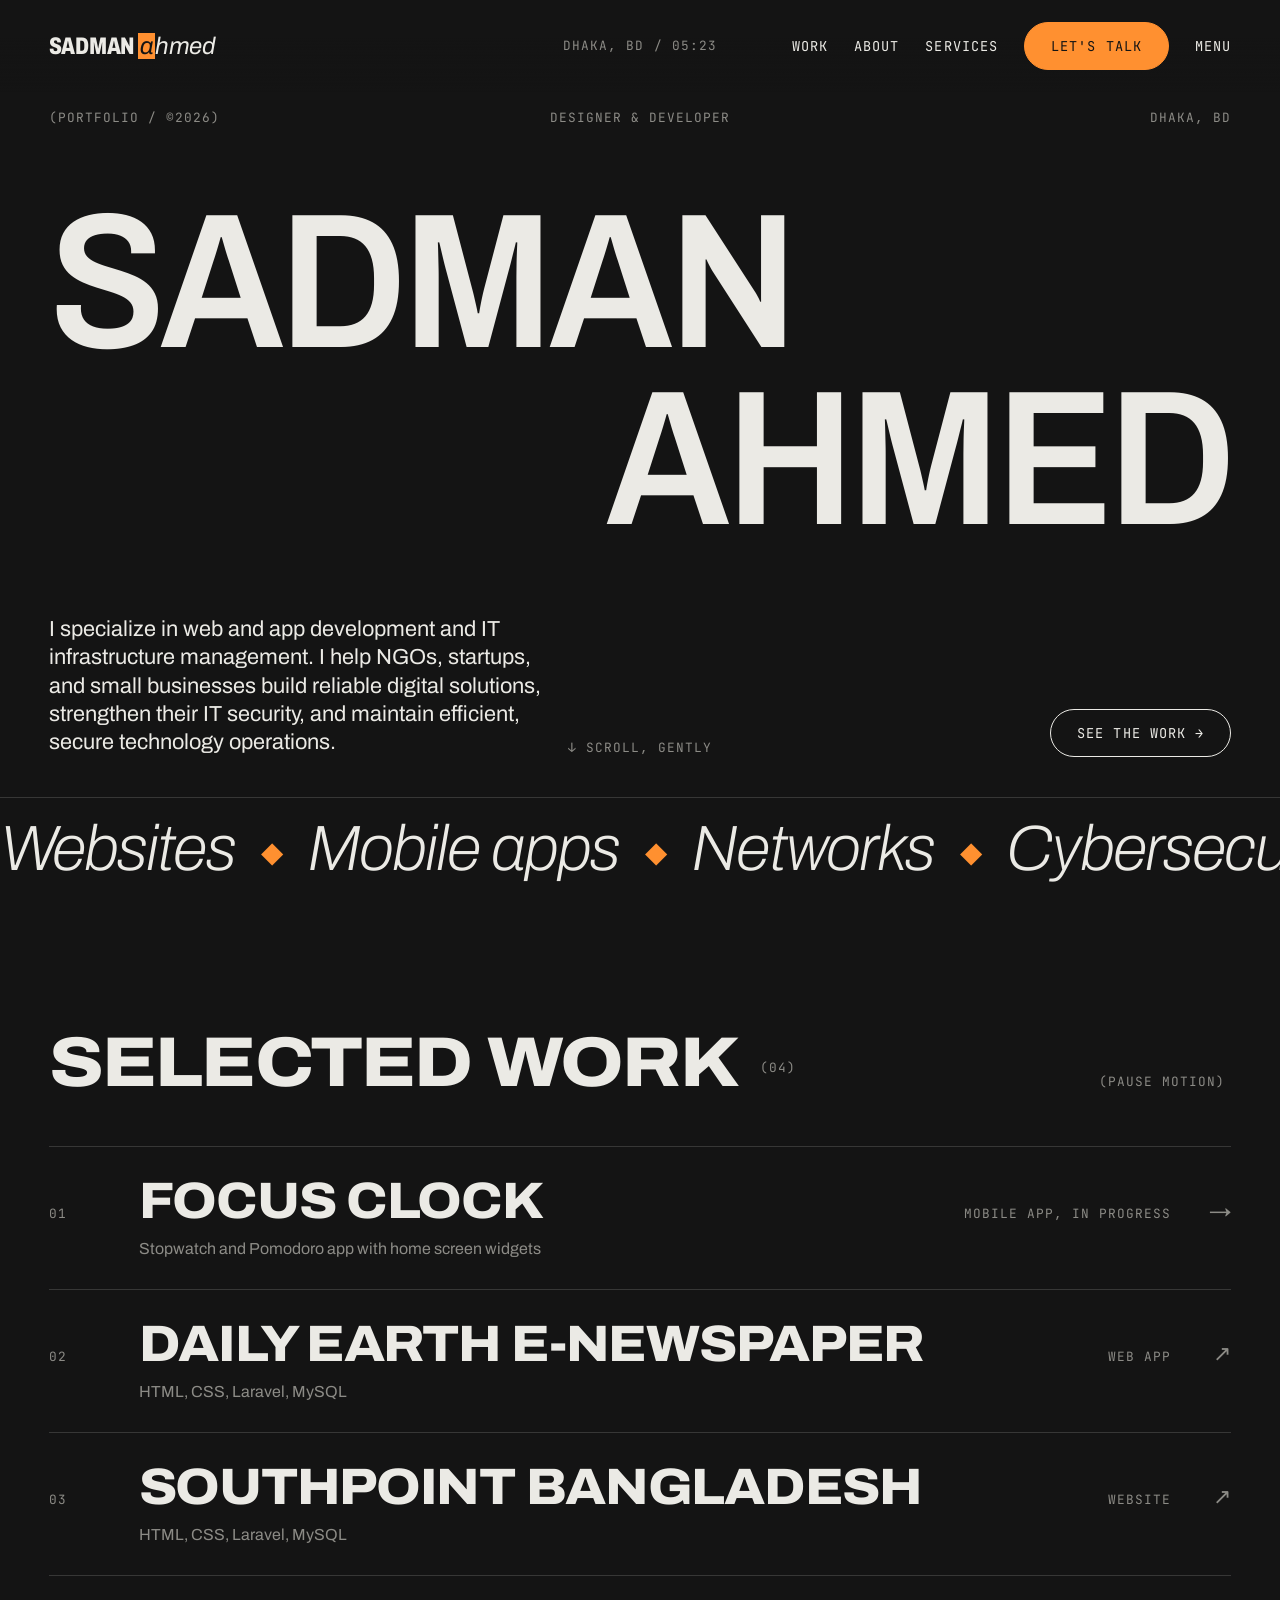
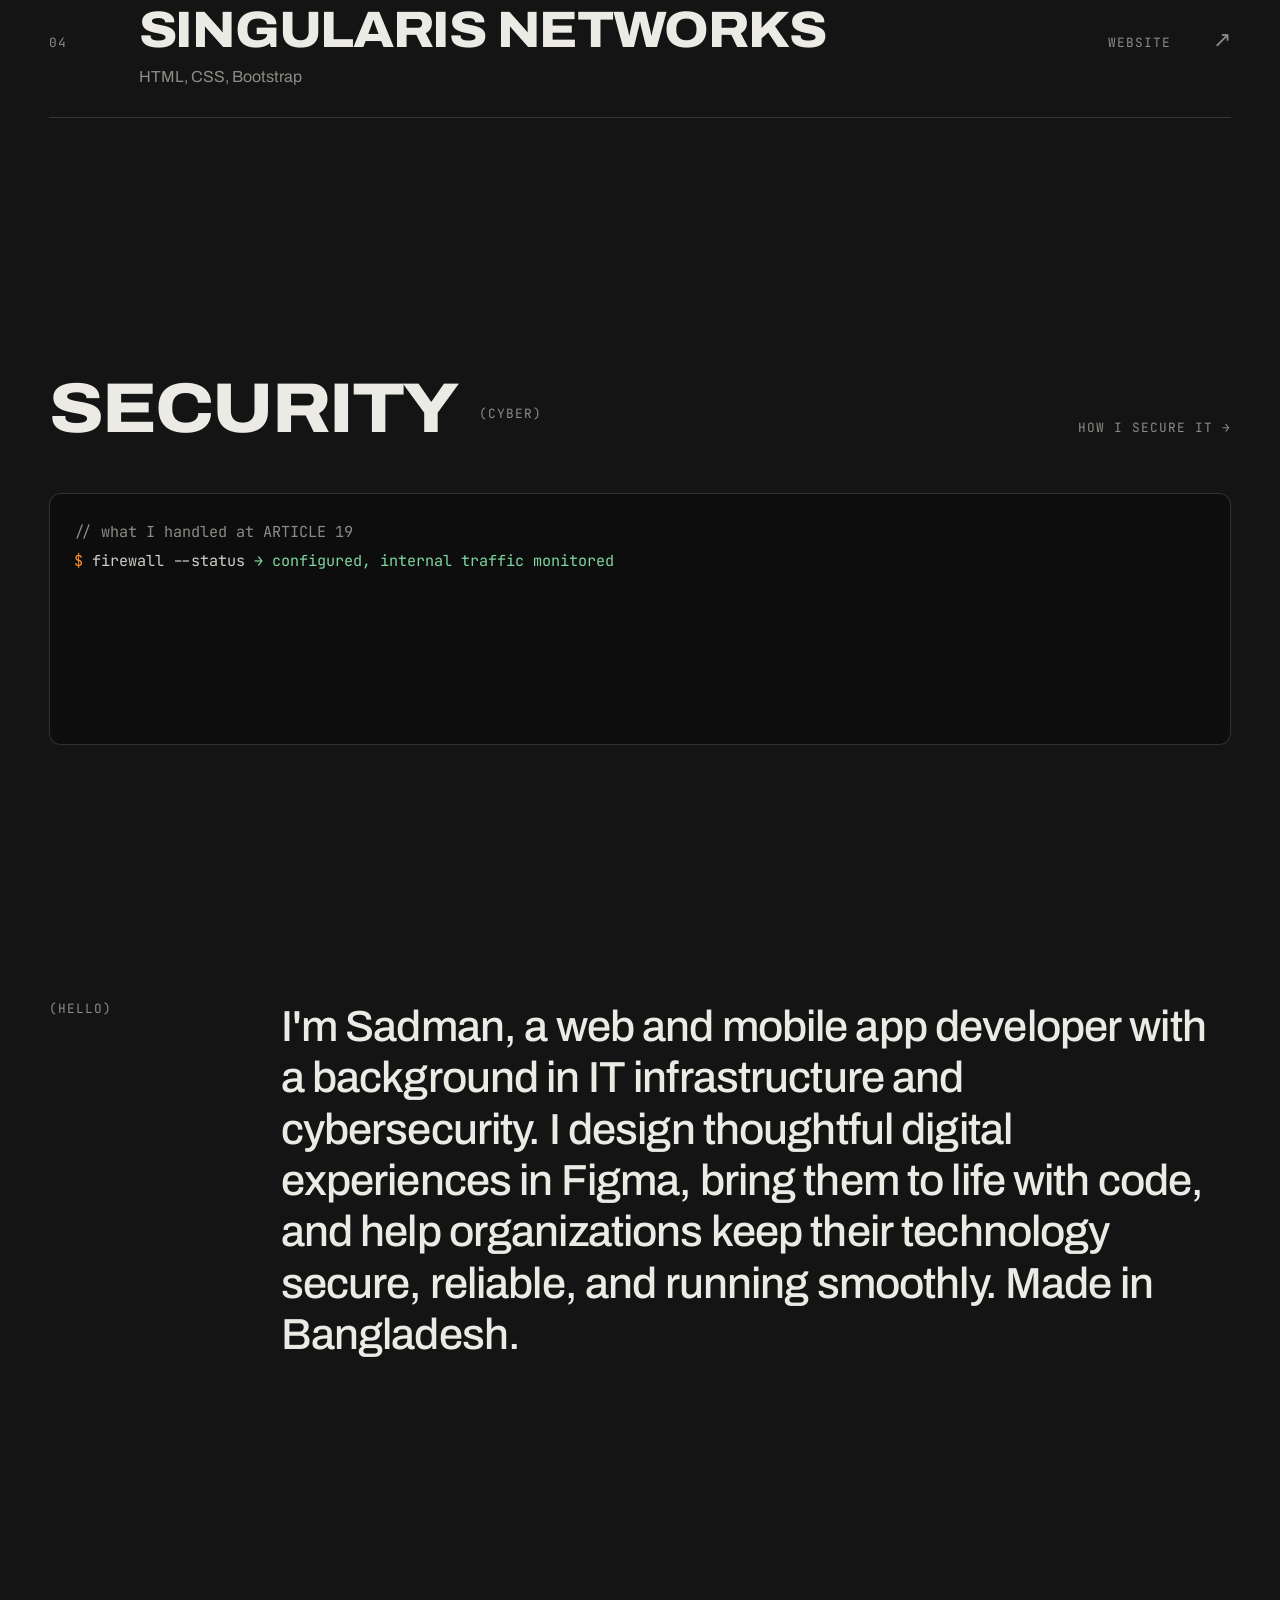
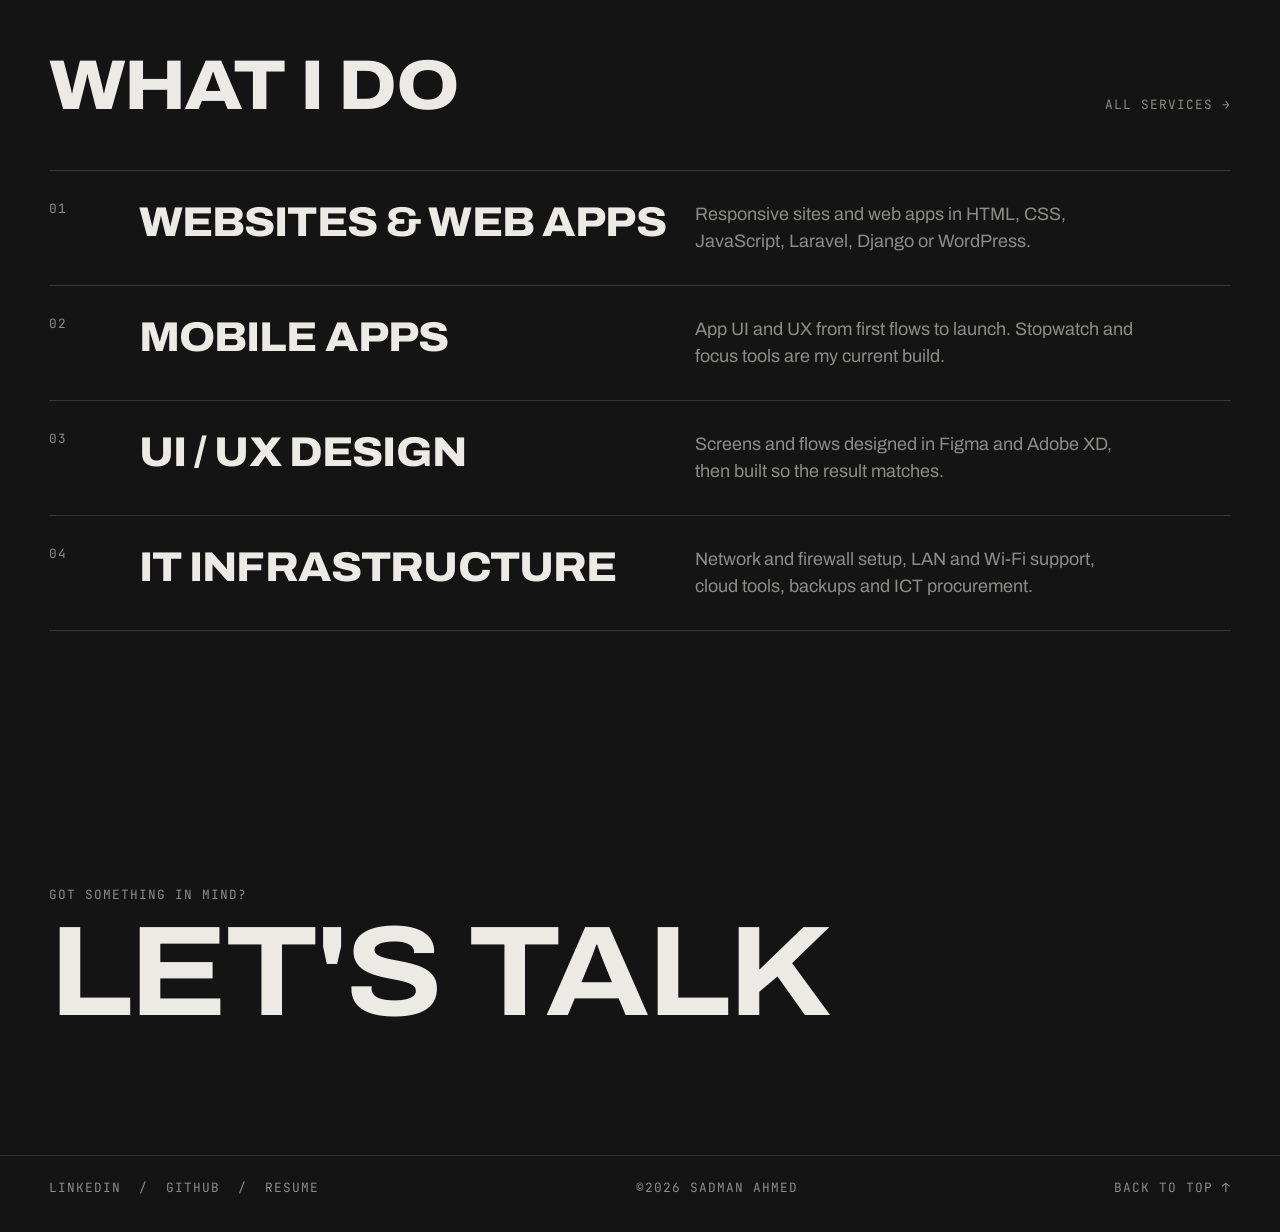
<file: index.html>
<!DOCTYPE html>
<html lang="en">

<head>
  <meta charset="utf-8">
  <meta name="viewport" content="width=device-width, initial-scale=1">
  <title>Sadman Ahmed – Designer and Developer, Dhaka</title>
  <meta name="description"
    content="Sadman Ahmed designs websites and mobile apps, and manages secure IT infrastructure for organizations in Bangladesh.">
  <link rel="preconnect" href="https://fonts.googleapis.com">
  <link rel="preconnect" href="https://fonts.gstatic.com" crossorigin>
  <link
    href="https://fonts.googleapis.com/css2?family=Archivo:ital,wdth,wght@0,62..125,100..900;1,62..125,100..900&family=JetBrains+Mono:wght@400;500&display=swap"
    rel="stylesheet">
  <link rel="stylesheet" href="../assets/style.css">
  <script>try { document.documentElement.className = sessionStorage.getItem("tr") === "1" ? "cover via" : "cover"; sessionStorage.removeItem("tr") } catch (e) { }</script>
</head>

<body>
  <a class="skip" href="#main">Skip to content</a>
  <header>
    <a class="logo" href="index.html" aria-label="Sadman Ahmed, home">Sadman<em><mark>a</mark>hmed</em></a>
    <span class="mono clock">Dhaka, BD / <span id="t">--:--</span></span>
    <nav class="nav" aria-label="Main"><a href="work.html">Work</a><a href="about.html">About</a><a
        href="services.html">Services</a><a class="pill solid" data-mag href="contact.html">Let's talk</a><button
        id="menubtn" data-mag type="button" aria-expanded="false" aria-controls="menu">Menu</button></nav>
  </header>
  <div class="menu" id="menu">
    <ul>
      <li><a href="index.html"><span>01</span>Home</a></li>
      <li><a href="work.html"><span>02</span>Work</a></li>
      <li><a href="about.html"><span>03</span>About</a></li>
      <li><a href="services.html"><span>04</span>Services</a></li>
      <li><a href="security.html"><span>05</span>Security</a></li>
      <li><a href="apps.html"><span>06</span>Apps</a></li>
      <li><a href="contact.html"><span>07</span>Contact</a></li>
    </ul>
    <div class="mono">sdmn.ahmd@gmail.com &nbsp;/&nbsp; Dhaka, Bangladesh</div>
  </div>
  <main id="main">
    <section class="hero" id="top">
      <div class="meta mono"><span>(Portfolio / ©2026)</span><span>Designer &amp; Developer</span><span>Dhaka,
          BD</span></div>
      <h1 aria-label="Sadman Ahmed"><span><b>Sadman</b></span><span><b>Ahmed</b></span></h1>
      <div class="bottom">
        <p>I specialize in web and app development and IT infrastructure management. I help NGOs,
          startups, and small businesses build reliable digital solutions, strengthen their IT security, and maintain
          efficient, secure technology operations.</p>
        <span class="mono">↓ Scroll, gently</span>
        <a class="pill" data-mag href="work.html">See the work →</a>
      </div>
      <div class="ticker" aria-hidden="true">
        <div>Websites<i>◆</i>Mobile apps<i>◆</i>Networks<i>◆</i>Cybersecurity<i>◆</i>IT
          Support<i>◆</i>Cloud<i>◆</i>Websites<i>◆</i>Mobile apps<i>◆</i>UI /
          UX<i>◆</i>Networks<i>◆</i>Cybersecurity<i>◆</i>IT Support<i>◆</i>Cloud<i>◆</i></div>
      </div>
    </section>
    <section>
      <div class="head">
        <h2>Selected work <small>(04)</small></h2><button class="btnlink mono" id="pause" type="button">(Pause
          motion)</button>
      </div>
      <div class="rows"><a class="rowlink" data-r data-cursor="View" href="apps.html"><span class="mono">01</span>
          <div>
            <h3>Focus Clock</h3>
            <p>Stopwatch and Pomodoro app with home screen widgets</p>
          </div><span class="mono">Mobile app, in progress</span><span class="arr">→</span>
        </a><a class="rowlink" data-r data-cursor="Visit" href="https://dailyearthbd.com" target="_blank"
          rel="noopener"><span class="mono">02</span>
          <div>
            <h3>Daily Earth E-Newspaper</h3>
            <p>HTML, CSS, Laravel, MySQL</p>
          </div><span class="mono">Web app</span><span class="arr">↗</span>
        </a><a class="rowlink" data-r data-cursor="Visit" href="https://southpointbd.com" target="_blank"
          rel="noopener"><span class="mono">03</span>
          <div>
            <h3>Southpoint Bangladesh</h3>
            <p>HTML, CSS, Laravel, MySQL</p>
          </div><span class="mono">Website</span><span class="arr">↗</span>
        </a><a class="rowlink" data-r data-cursor="Visit" href="https://singularisnetworks.com" target="_blank"
          rel="noopener"><span class="mono">04</span>
          <div>
            <h3>Singularis Networks</h3>
            <p>HTML, CSS, Bootstrap</p>
          </div><span class="mono">Website</span><span class="arr">↗</span>
        </a></div>
    </section>
    <section>
      <div class="head">
        <h2>Security <small>(Cyber)</small></h2><a class="mono" href="security.html">How I secure IT →</a>
      </div>
      <div class="term" data-term>
        <p class="tl c">// what I handled at ARTICLE 19</p>
        <p class="tl"><span class="p">$</span> firewall --status <span class="ok">→ configured, internal traffic
            monitored</span></p>
        <p class="tl"><span class="p">$</span> accounts --mfa <span class="ok">→ set up and supported for staff</span>
        </p>
        <p class="tl"><span class="p">$</span> backup --verify <span class="ok">→ backups and disaster recovery
            ready</span></p>
        <p class="tl"><span class="p">$</span> training --staff <span class="ok">→ IT tools and security
            protocols</span></p>
        <p class="tl"><span class="p">$</span> report --monthly <span class="ok">→ incidents, requests, security
            updates</span></p>
        <p class="tl blink"><span class="p">$</span> </p>
      </div>
    </section>
    <section>
      <div class="about"><span class="mono">(Hello)</span>
        <div>
          <p class="big" data-split>I'm Sadman, a web and mobile app developer with a background in IT infrastructure
            and cybersecurity. I design thoughtful digital experiences in Figma, bring them to life with code, and help
            organizations keep their technology secure, reliable, and running smoothly. Made in Bangladesh.</p>
        </div>
      </div>
    </section>
    <section>
      <div class="head">
        <h2>What I do</h2><a class="mono" href="services.html">All services →</a>
      </div>
      <div class="svc"><a data-r href="work.html" data-cursor="Open"><span class="mono">01</span>
          <h3>Websites &amp; web apps</h3>
          <p>Responsive sites and web apps in HTML, CSS, JavaScript, Laravel, Django or WordPress.</p>
        </a><a data-r href="apps.html" data-cursor="Open"><span class="mono">02</span>
          <h3>Mobile apps</h3>
          <p>App UI and UX from first flows to launch. Stopwatch and focus tools are my current build.</p>
        </a><a data-r href="services.html" data-cursor="Open"><span class="mono">03</span>
          <h3>UI / UX design</h3>
          <p>Screens and flows designed in Figma and Adobe XD, then built so the result matches.</p>
        </a><a data-r href="services.html" data-cursor="Open"><span class="mono">04</span>
          <h3>IT infrastructure</h3>
          <p>Network and firewall setup, LAN and Wi-Fi support, cloud tools, backups and ICT procurement.</p>
        </a>
      </div>
    </section>
    <section class="cta" data-r><span class="mono">Got something in mind?</span>
      <h1 data-cursor="Let's Go" ><a href="../contact.html"><b>Let's Talk</b></a></h1>
    </section>
  </main>
  <footer class="mono">
    <span><a href="https://www.linkedin.com/in/sdmn-ahmd/">LinkedIn</a> &nbsp;/&nbsp; <a
        href="https://github.com/Sadman-Ahmed">GitHub</a> &nbsp;/&nbsp; <a
        href="assets/Sadman-Ahmed-Resume.pdf">Resume</a></span>
    <span>©<span id="y">2026</span> Sadman Ahmed</span>
    <a href="#top">Back to top ↑</a>
  </footer>
  <div class="cur" aria-hidden="true"><span></span></div>
  <div class="dot" aria-hidden="true"></div>
  <div class="tr" aria-hidden="true"><span class="mono" id="lbl">(Next)</span><b id="pname">Home</b><span class="mono"
      style="display:flex;justify-content:space-between"><span>IT, security &amp; web</span><span
        id="cnt">000</span></span></div>
  <noscript>
    <style>
      .tr,
      .cur,
      .dot {
        display: none
      }

      [data-r],
      .tl,
      .w {
        opacity: 1;
        transform: none
      }
    </style>
  </noscript>
  <script src="assets/main.js"></script>
</body>

</html>
</file>
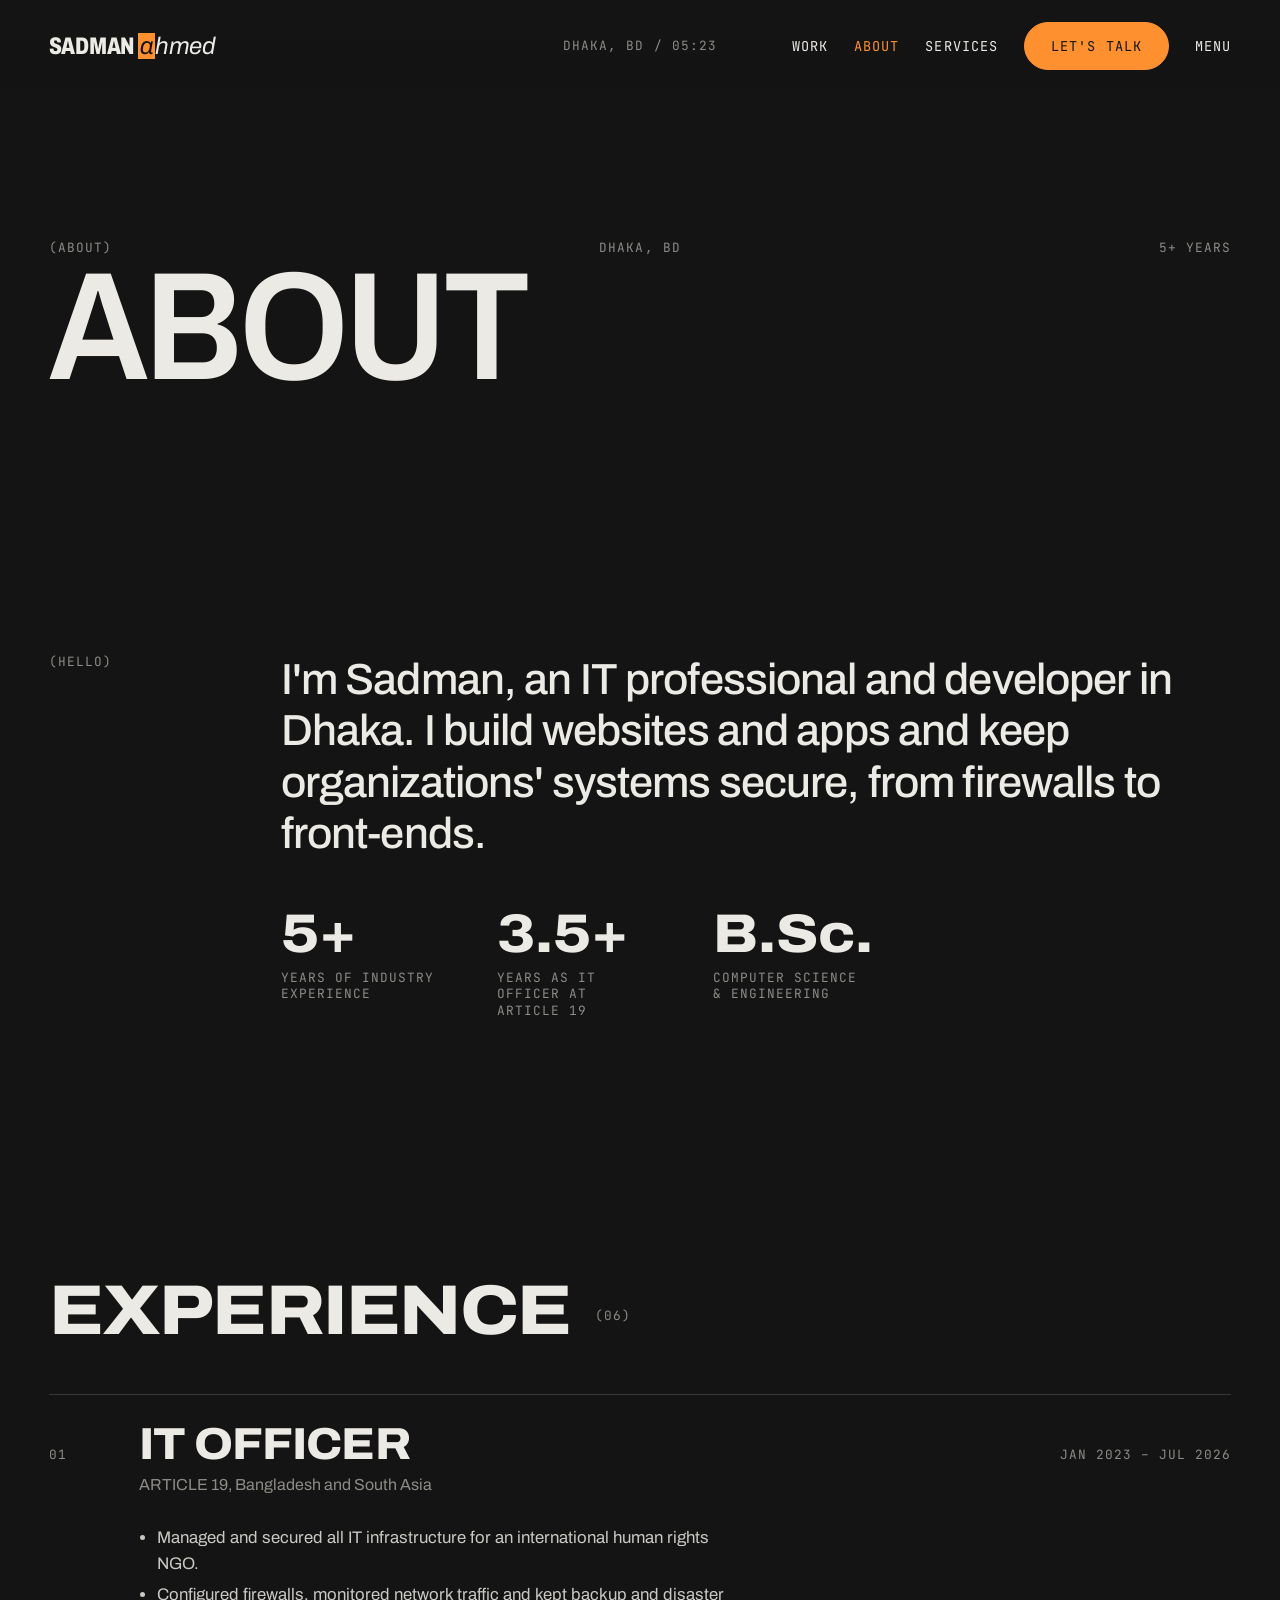
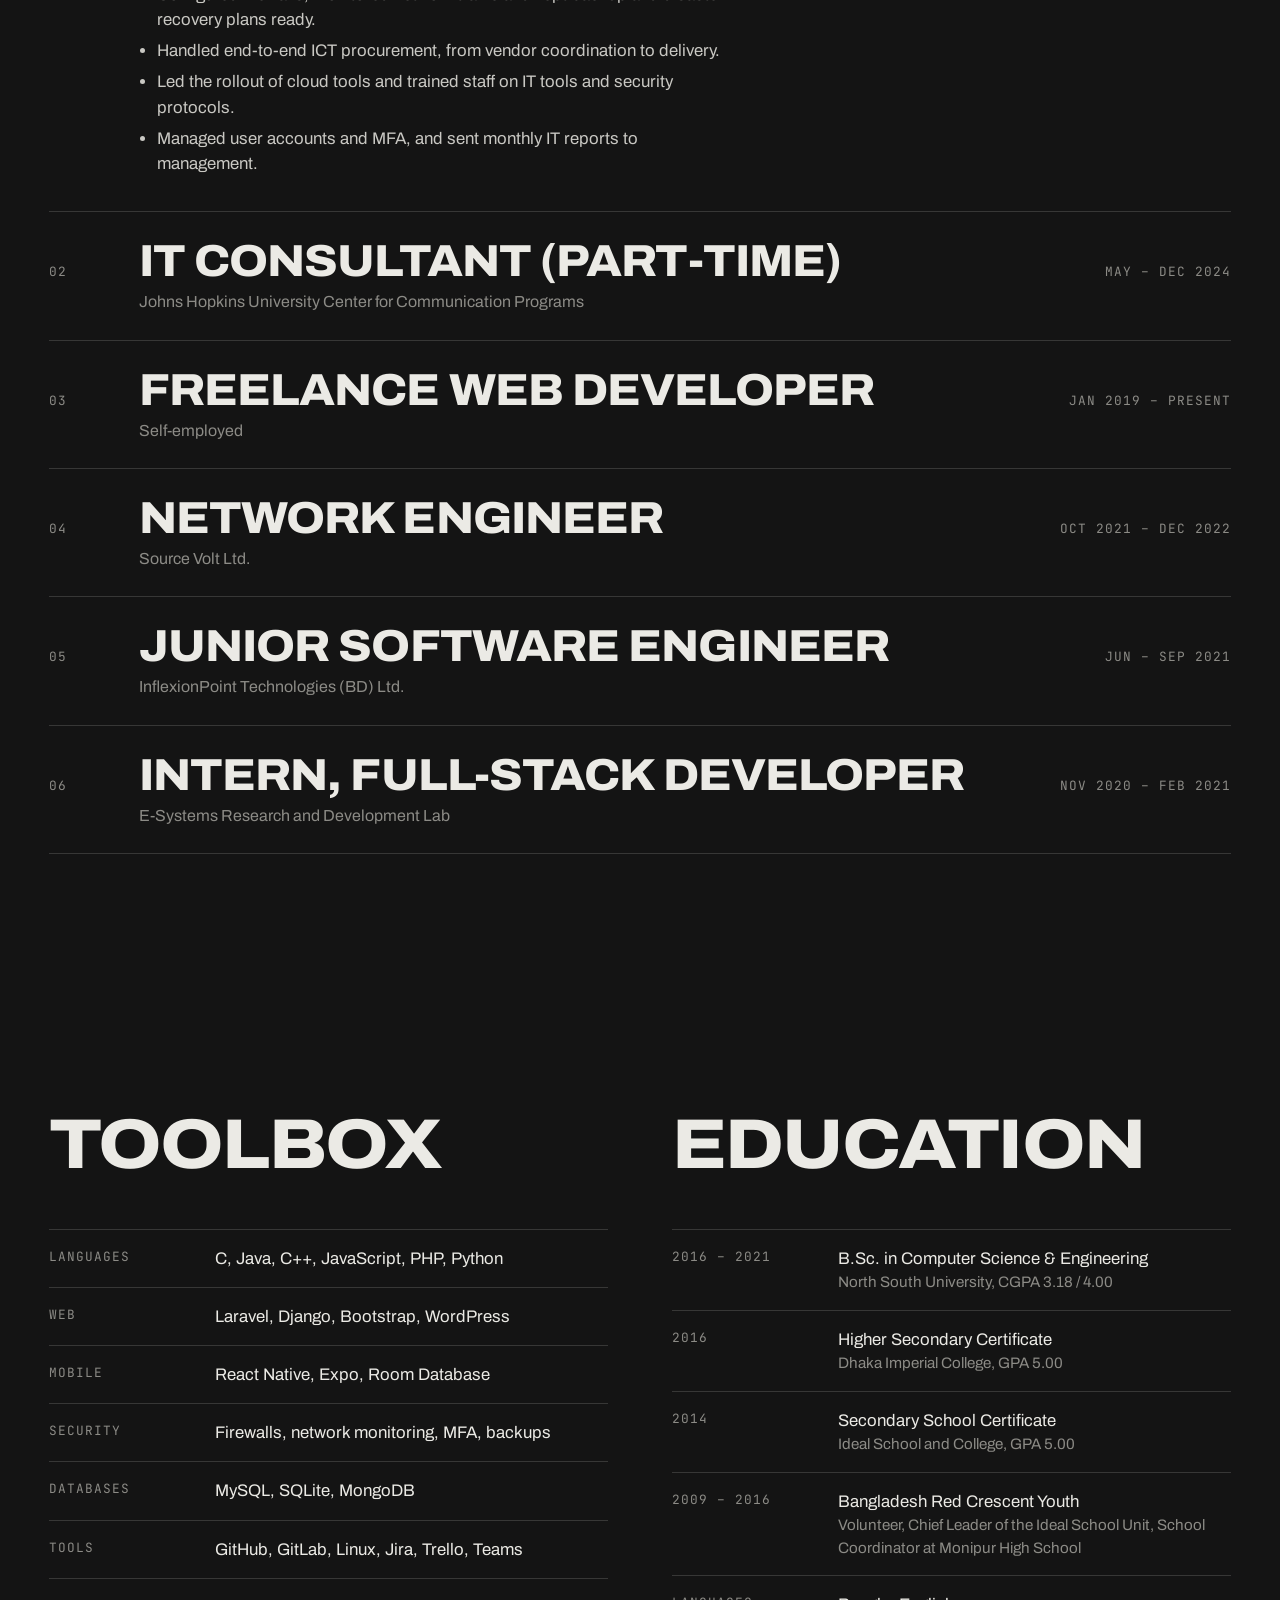
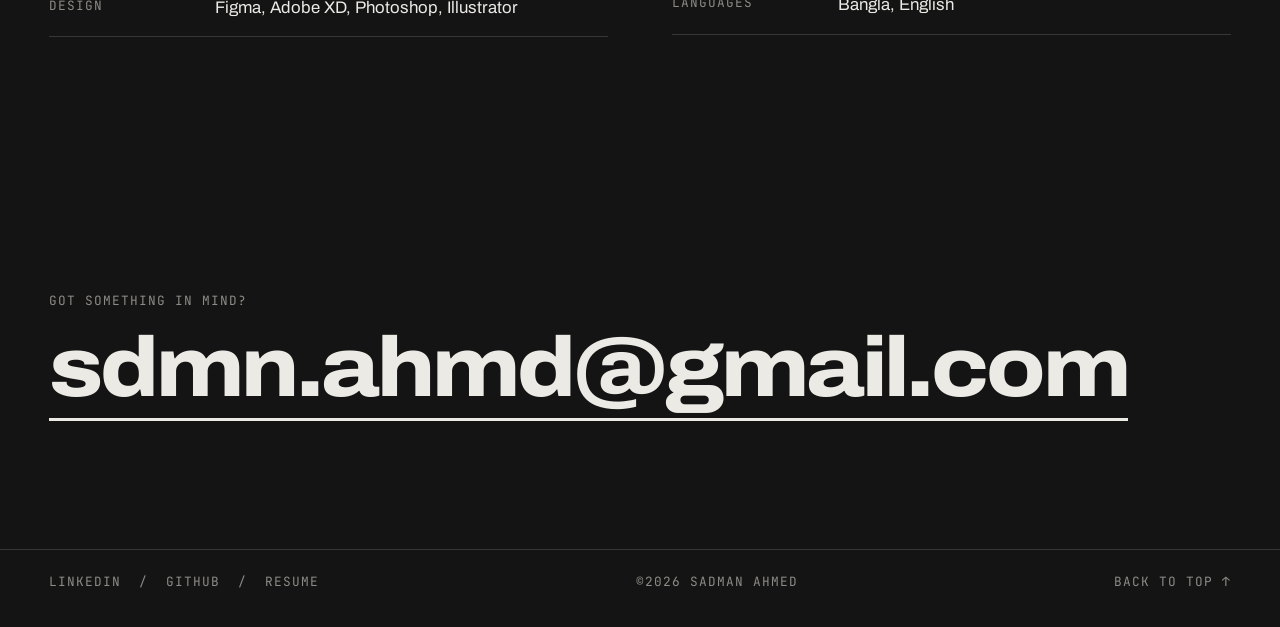
<file: about.html>
<!DOCTYPE html>
<html lang="en">
<head>
<meta charset="utf-8">
<meta name="viewport" content="width=device-width, initial-scale=1">
<title>About – Sadman Ahmed</title>
<meta name="description" content="Sadman Ahmed is an IT professional and developer with 5+ years of experience, based in Dhaka.">
<link rel="preconnect" href="https://fonts.googleapis.com">
<link rel="preconnect" href="https://fonts.gstatic.com" crossorigin>
<link href="https://fonts.googleapis.com/css2?family=Archivo:ital,wdth,wght@0,62..125,100..900;1,62..125,100..900&family=JetBrains+Mono:wght@400;500&display=swap" rel="stylesheet">
<link rel="stylesheet" href="assets/style.css">
<script>try{document.documentElement.className=sessionStorage.getItem("tr")==="1"?"cover via":"cover";sessionStorage.removeItem("tr")}catch(e){}</script>
</head>
<body>
<a class="skip" href="#main">Skip to content</a>
<header>
  <a class="logo" href="index.html" aria-label="Sadman Ahmed, home">Sadman<em><mark>a</mark>hmed</em></a>
  <span class="mono clock">Dhaka, BD / <span id="t">--:--</span></span>
  <nav class="nav" aria-label="Main"><a href="work.html">Work</a><a href="about.html" aria-current="page">About</a><a href="services.html">Services</a><a class="pill solid" data-mag href="contact.html">Let's talk</a><button id="menubtn" data-mag type="button" aria-expanded="false" aria-controls="menu">Menu</button></nav>
</header>
<div class="menu" id="menu"><ul><li><a href="index.html"><span>01</span>Home</a></li><li><a href="work.html"><span>02</span>Work</a></li><li><a href="about.html"><span>03</span>About</a></li><li><a href="services.html"><span>04</span>Services</a></li><li><a href="security.html"><span>05</span>Security</a></li><li><a href="apps.html"><span>06</span>Apps</a></li><li><a href="contact.html"><span>07</span>Contact</a></li></ul><div class="mono">sdmn.ahmd@gmail.com &nbsp;/&nbsp; Dhaka, Bangladesh</div></div>
<main id="main">
<section class="pagehead"><div class="meta mono"><span>(About)</span><span>Dhaka, BD</span><span>5+ years</span></div><h1 aria-label="About"><span><b>About</b></span></h1></section>
<section><div class="about"><span class="mono">(Hello)</span><div>
<p class="big" data-split>I'm Sadman, an IT professional and developer in Dhaka. I build websites and apps and keep organizations' systems secure, from firewalls to front-ends.</p>
<div class="facts"><div data-r><b>5+</b><span class="mono">Years of industry experience</span></div><div data-r><b>3.5+</b><span class="mono">Years as IT Officer at ARTICLE 19</span></div><div data-r><b>B.Sc.</b><span class="mono">Computer Science &amp; Engineering</span></div></div></div></div></section>
<section><div class="head"><h2>Experience <small>(06)</small></h2></div><details open><summary><span class="mono">01</span><h3>IT Officer<span>ARTICLE 19, Bangladesh and South Asia</span></h3><span class="mono">Jan 2023 – Jul 2026</span></summary><ul><li>Managed and secured all IT infrastructure for an international human rights NGO.</li><li>Configured firewalls, monitored network traffic and kept backup and disaster recovery plans ready.</li><li>Handled end-to-end ICT procurement, from vendor coordination to delivery.</li><li>Led the rollout of cloud tools and trained staff on IT tools and security protocols.</li><li>Managed user accounts and MFA, and sent monthly IT reports to management.</li></ul></details><details><summary><span class="mono">02</span><h3>IT Consultant (part-time)<span>Johns Hopkins University Center for Communication Programs</span></h3><span class="mono">May – Dec 2024</span></summary><ul><li>Designed and built the UI for a responsive Digital Library.</li></ul></details><details><summary><span class="mono">03</span><h3>Freelance web developer<span>Self-employed</span></h3><span class="mono">Jan 2019 – present</span></summary><ul><li>Designed and built responsive websites and web applications for clients.</li></ul></details><details><summary><span class="mono">04</span><h3>Network Engineer<span>Source Volt Ltd.</span></h3><span class="mono">Oct 2021 – Dec 2022</span></summary><ul><li>Led the team and guided junior members through technical and network issues.</li><li>Supported LAN and Wi-Fi, and worked with ISPs and vendors to resolve outages.</li><li>Designed and developed the Source Volt website and Indi-Thai Mart.</li></ul></details><details><summary><span class="mono">05</span><h3>Junior Software Engineer<span>InflexionPoint Technologies (BD) Ltd.</span></h3><span class="mono">Jun – Sep 2021</span></summary><ul><li>Led development of the Anondolok Library Management System in Django and MySQL.</li><li>Delivered three web projects in four months and cut application errors by 30%.</li></ul></details><details><summary><span class="mono">06</span><h3>Intern, Full-Stack Developer<span>E-Systems Research and Development Lab</span></h3><span class="mono">Nov 2020 – Feb 2021</span></summary><ul><li>Built and tested web apps in JavaScript, HTML and CSS, with code reviews.</li></ul></details></section>
<section><div class="cols">
<div><div class="head"><h2>Toolbox</h2></div><dl>
<div><dt class="mono">Languages</dt><dd>C, Java, C++, JavaScript, PHP, Python</dd></div>
<div><dt class="mono">Web</dt><dd>Laravel, Django, Bootstrap, WordPress</dd></div>
<div><dt class="mono">Mobile</dt><dd>React Native, Expo, Room Database</dd></div>
<div><dt class="mono">Security</dt><dd>Firewalls, network monitoring, MFA, backups</dd></div>
<div><dt class="mono">Databases</dt><dd>MySQL, SQLite, MongoDB</dd></div>
<div><dt class="mono">Tools</dt><dd>GitHub, GitLab, Linux, Jira, Trello, Teams</dd></div>
<div><dt class="mono">Design</dt><dd>Figma, Adobe XD, Photoshop, Illustrator</dd></div></dl></div>
<div><div class="head"><h2>Education</h2></div><dl>
<div><dt class="mono">2016 – 2021</dt><dd>B.Sc. in Computer Science &amp; Engineering<small>North South University, CGPA 3.18 / 4.00</small></dd></div>
<div><dt class="mono">2016</dt><dd>Higher Secondary Certificate<small>Dhaka Imperial College, GPA 5.00</small></dd></div>
<div><dt class="mono">2014</dt><dd>Secondary School Certificate<small>Ideal School and College, GPA 5.00</small></dd></div>
<div><dt class="mono">2009 – 2016</dt><dd>Bangladesh Red Crescent Youth<small>Volunteer, Chief Leader of the Ideal School Unit, School Coordinator at Monipur High School</small></dd></div>
<div><dt class="mono">Languages</dt><dd>Bangla, English</dd></div></dl></div></div></section>
<section class="cta" data-r><span class="mono">Got something in mind?</span><a class="mail" data-cursor="Email" href="mailto:sdmn.ahmd@gmail.com">sdmn.ahmd@gmail.com</a></section>
</main>
<footer class="mono">
  <span><a href="https://www.linkedin.com/in/sdmn-ahmd/">LinkedIn</a> &nbsp;/&nbsp; <a href="https://github.com/Sadman-Ahmed">GitHub</a> &nbsp;/&nbsp; <a href="assets/Sadman-Ahmed-Resume.pdf">Resume</a></span>
  <span>©<span id="y">2026</span> Sadman Ahmed</span>
  <a href="#top">Back to top ↑</a>
</footer>
<div class="cur" aria-hidden="true"><span></span></div><div class="dot" aria-hidden="true"></div>
<div class="tr" aria-hidden="true"><span class="mono" id="lbl">(Next)</span><b id="pname">About</b><span class="mono" style="display:flex;justify-content:space-between"><span>IT, security &amp; web</span><span id="cnt">000</span></span></div>
<noscript><style>.tr,.cur,.dot{display:none}[data-r],.tl,.w{opacity:1;transform:none}</style></noscript>
<script src="assets/main.js"></script>
</body>
</html>
</file>
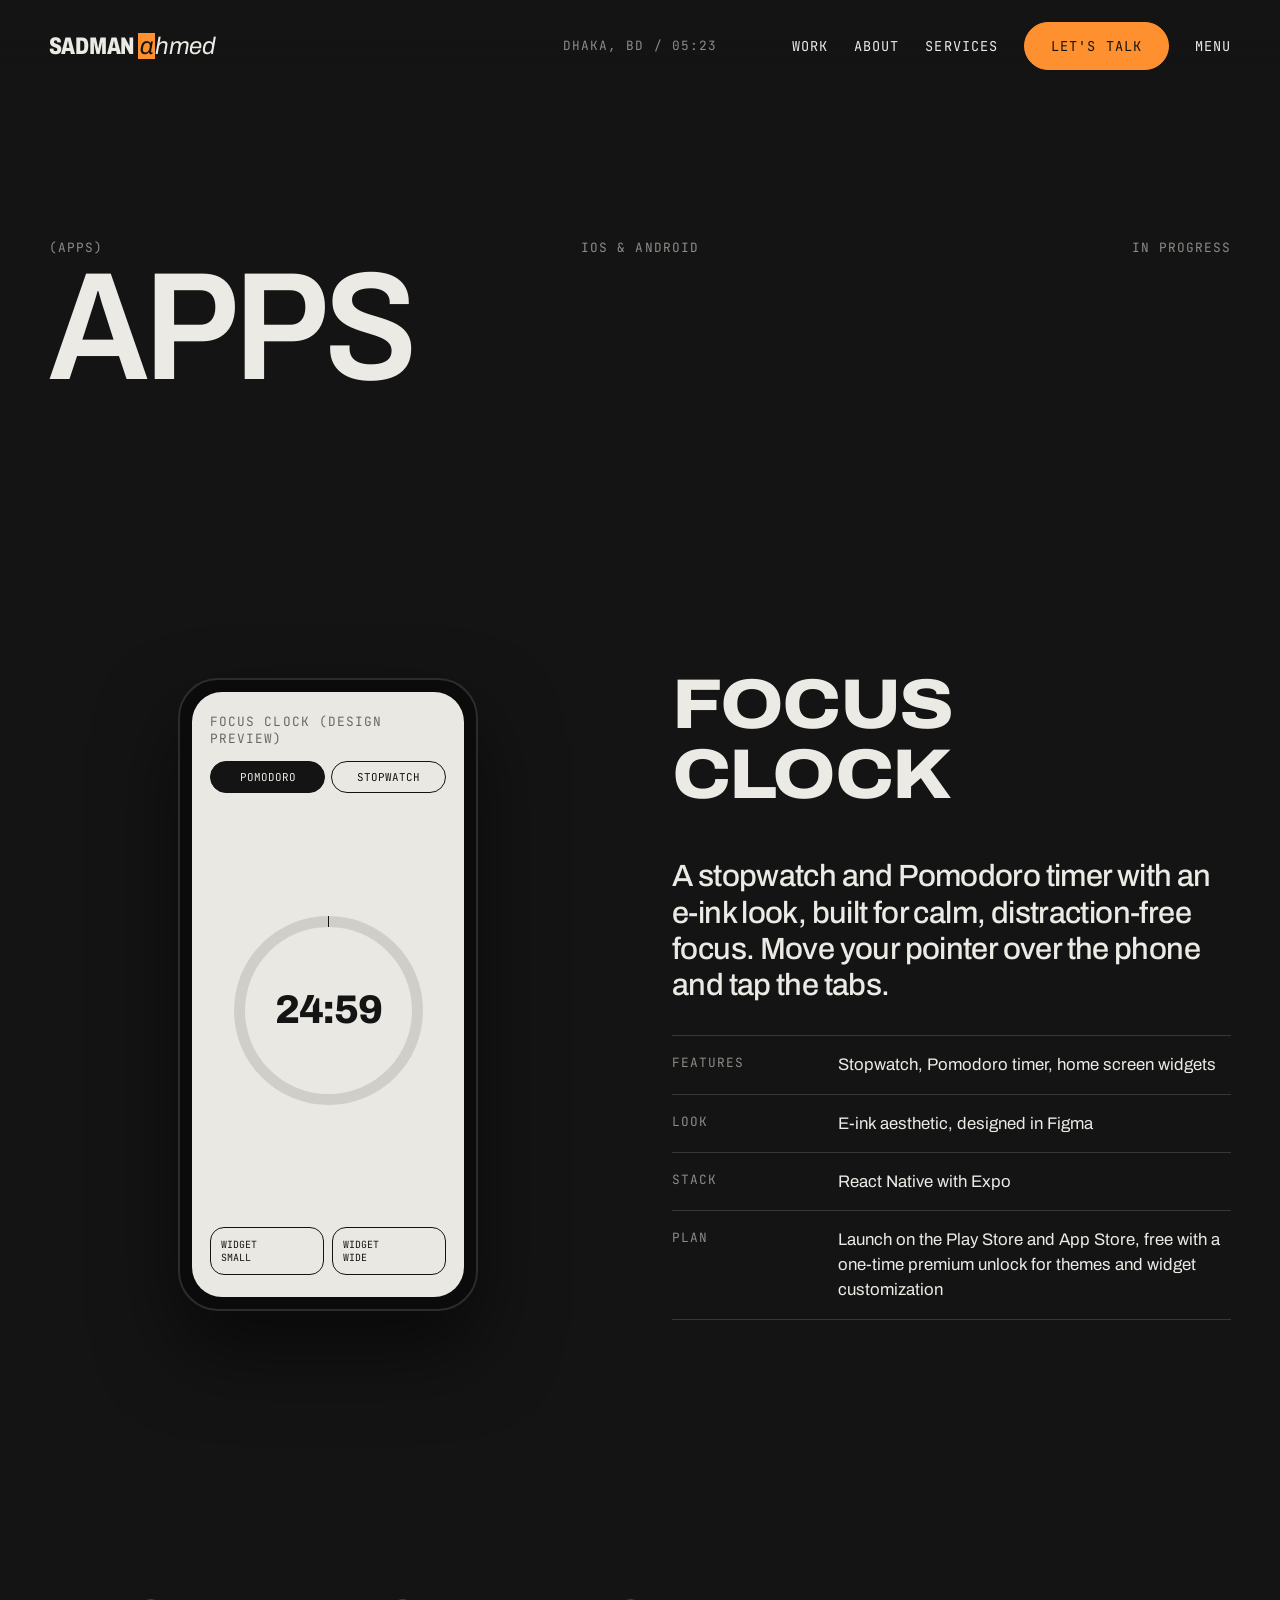
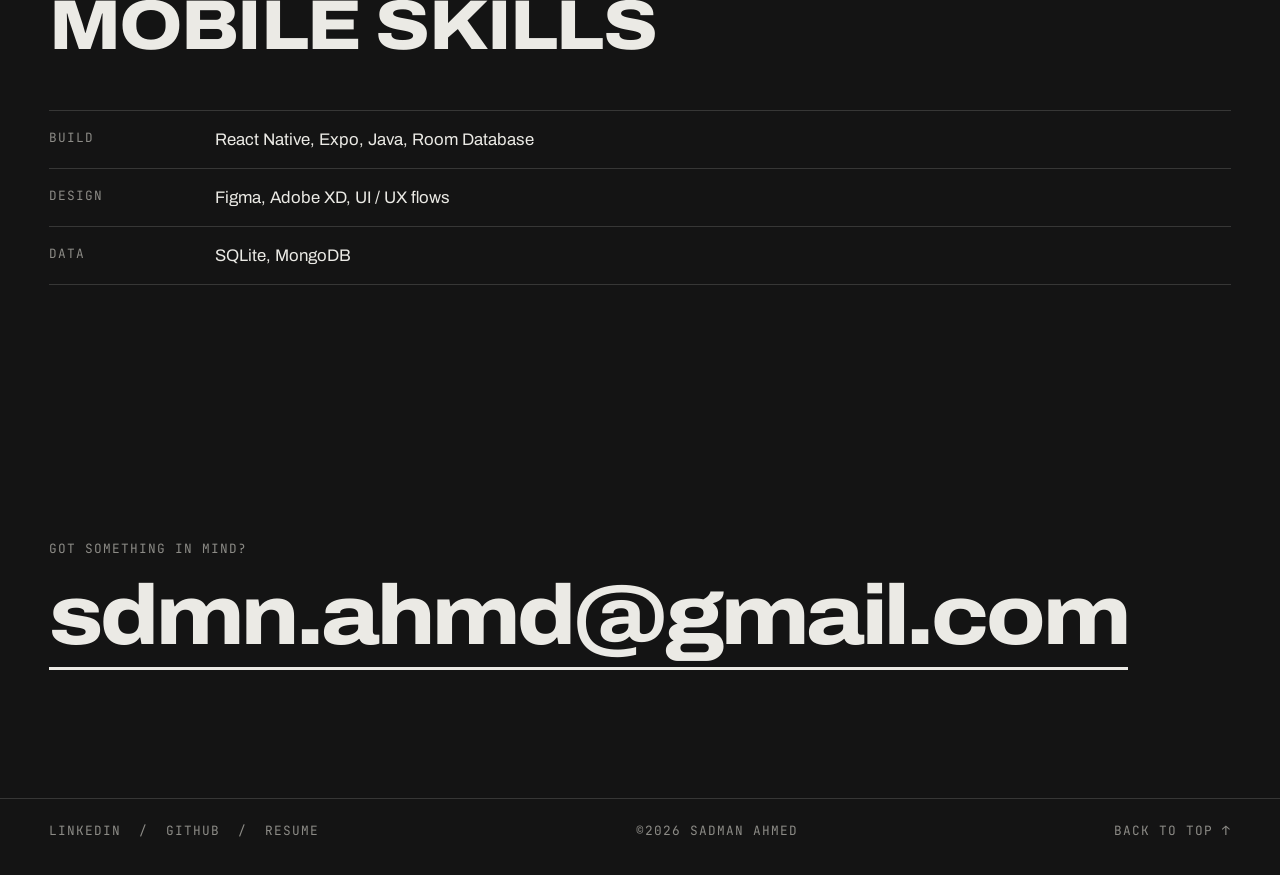
<file: apps.html>
<!DOCTYPE html>
<html lang="en">
<head>
<meta charset="utf-8">
<meta name="viewport" content="width=device-width, initial-scale=1">
<title>Mobile Apps – Sadman Ahmed</title>
<meta name="description" content="Focus Clock, a stopwatch and Pomodoro app, and Sadman Ahmed's mobile app skills.">
<link rel="preconnect" href="https://fonts.googleapis.com">
<link rel="preconnect" href="https://fonts.gstatic.com" crossorigin>
<link href="https://fonts.googleapis.com/css2?family=Archivo:ital,wdth,wght@0,62..125,100..900;1,62..125,100..900&family=JetBrains+Mono:wght@400;500&display=swap" rel="stylesheet">
<link rel="stylesheet" href="assets/style.css">
<script>try{document.documentElement.className=sessionStorage.getItem("tr")==="1"?"cover via":"cover";sessionStorage.removeItem("tr")}catch(e){}</script>
</head>
<body>
<a class="skip" href="#main">Skip to content</a>
<header>
  <a class="logo" href="index.html" aria-label="Sadman Ahmed, home">Sadman<em><mark>a</mark>hmed</em></a>
  <span class="mono clock">Dhaka, BD / <span id="t">--:--</span></span>
  <nav class="nav" aria-label="Main"><a href="work.html">Work</a><a href="about.html">About</a><a href="services.html">Services</a><a class="pill solid" data-mag href="contact.html">Let's talk</a><button id="menubtn" data-mag type="button" aria-expanded="false" aria-controls="menu">Menu</button></nav>
</header>
<div class="menu" id="menu"><ul><li><a href="index.html"><span>01</span>Home</a></li><li><a href="work.html"><span>02</span>Work</a></li><li><a href="about.html"><span>03</span>About</a></li><li><a href="services.html"><span>04</span>Services</a></li><li><a href="security.html"><span>05</span>Security</a></li><li><a href="apps.html"><span>06</span>Apps</a></li><li><a href="contact.html"><span>07</span>Contact</a></li></ul><div class="mono">sdmn.ahmd@gmail.com &nbsp;/&nbsp; Dhaka, Bangladesh</div></div>
<main id="main">
<section class="pagehead"><div class="meta mono"><span>(Apps)</span><span>iOS &amp; Android</span><span>In progress</span></div><h1 aria-label="Apps"><span><b>Apps</b></span></h1></section>
<section><div class="stage">
<div class="phone-wrap"><div class="phone" id="phone"><div class="screen">
<span class="mono">Focus Clock (design preview)</span>
<div class="tabs"><button type="button" data-mode="pomo" aria-pressed="true">Pomodoro</button><button type="button" data-mode="stop" aria-pressed="false">Stopwatch</button></div>
<div class="ring" id="pring"><div><b id="ptime">25:00</b></div></div>
<div class="wid"><span>Widget<br>Small</span><span>Widget<br>Wide</span></div>
</div></div></div>
<div><div class="head"><h2>Focus Clock</h2></div><p class="big" style="font-size:clamp(1.3rem,2.4vw,2rem)">A stopwatch and Pomodoro timer with an e-ink look, built for calm, distraction-free focus. Move your pointer over the phone and tap the tabs.</p>
<dl style="margin-top:32px">
<div><dt class="mono">Features</dt><dd>Stopwatch, Pomodoro timer, home screen widgets</dd></div>
<div><dt class="mono">Look</dt><dd>E-ink aesthetic, designed in Figma</dd></div>
<div><dt class="mono">Stack</dt><dd>React Native with Expo</dd></div>
<div><dt class="mono">Plan</dt><dd>Launch on the Play Store and App Store, free with a one-time premium unlock for themes and widget customization</dd></div></dl></div>
</div></section>
<section><div class="head"><h2>Mobile skills</h2></div><dl>
<div><dt class="mono">Build</dt><dd>React Native, Expo, Java, Room Database</dd></div>
<div><dt class="mono">Design</dt><dd>Figma, Adobe XD, UI / UX flows</dd></div>
<div><dt class="mono">Data</dt><dd>SQLite, MongoDB</dd></div></dl></section>
<section class="cta" data-r><span class="mono">Got something in mind?</span><a class="mail" data-cursor="Email" href="mailto:sdmn.ahmd@gmail.com">sdmn.ahmd@gmail.com</a></section>
</main>
<footer class="mono">
  <span><a href="https://www.linkedin.com/in/sdmn-ahmd/">LinkedIn</a> &nbsp;/&nbsp; <a href="https://github.com/Sadman-Ahmed">GitHub</a> &nbsp;/&nbsp; <a href="assets/Sadman-Ahmed-Resume.pdf">Resume</a></span>
  <span>©<span id="y">2026</span> Sadman Ahmed</span>
  <a href="#top">Back to top ↑</a>
</footer>
<div class="cur" aria-hidden="true"><span></span></div><div class="dot" aria-hidden="true"></div>
<div class="tr" aria-hidden="true"><span class="mono" id="lbl">(Next)</span><b id="pname">Apps</b><span class="mono" style="display:flex;justify-content:space-between"><span>IT, security &amp; web</span><span id="cnt">000</span></span></div>
<noscript><style>.tr,.cur,.dot{display:none}[data-r],.tl,.w{opacity:1;transform:none}</style></noscript>
<script src="assets/main.js"></script>
</body>
</html>
</file>
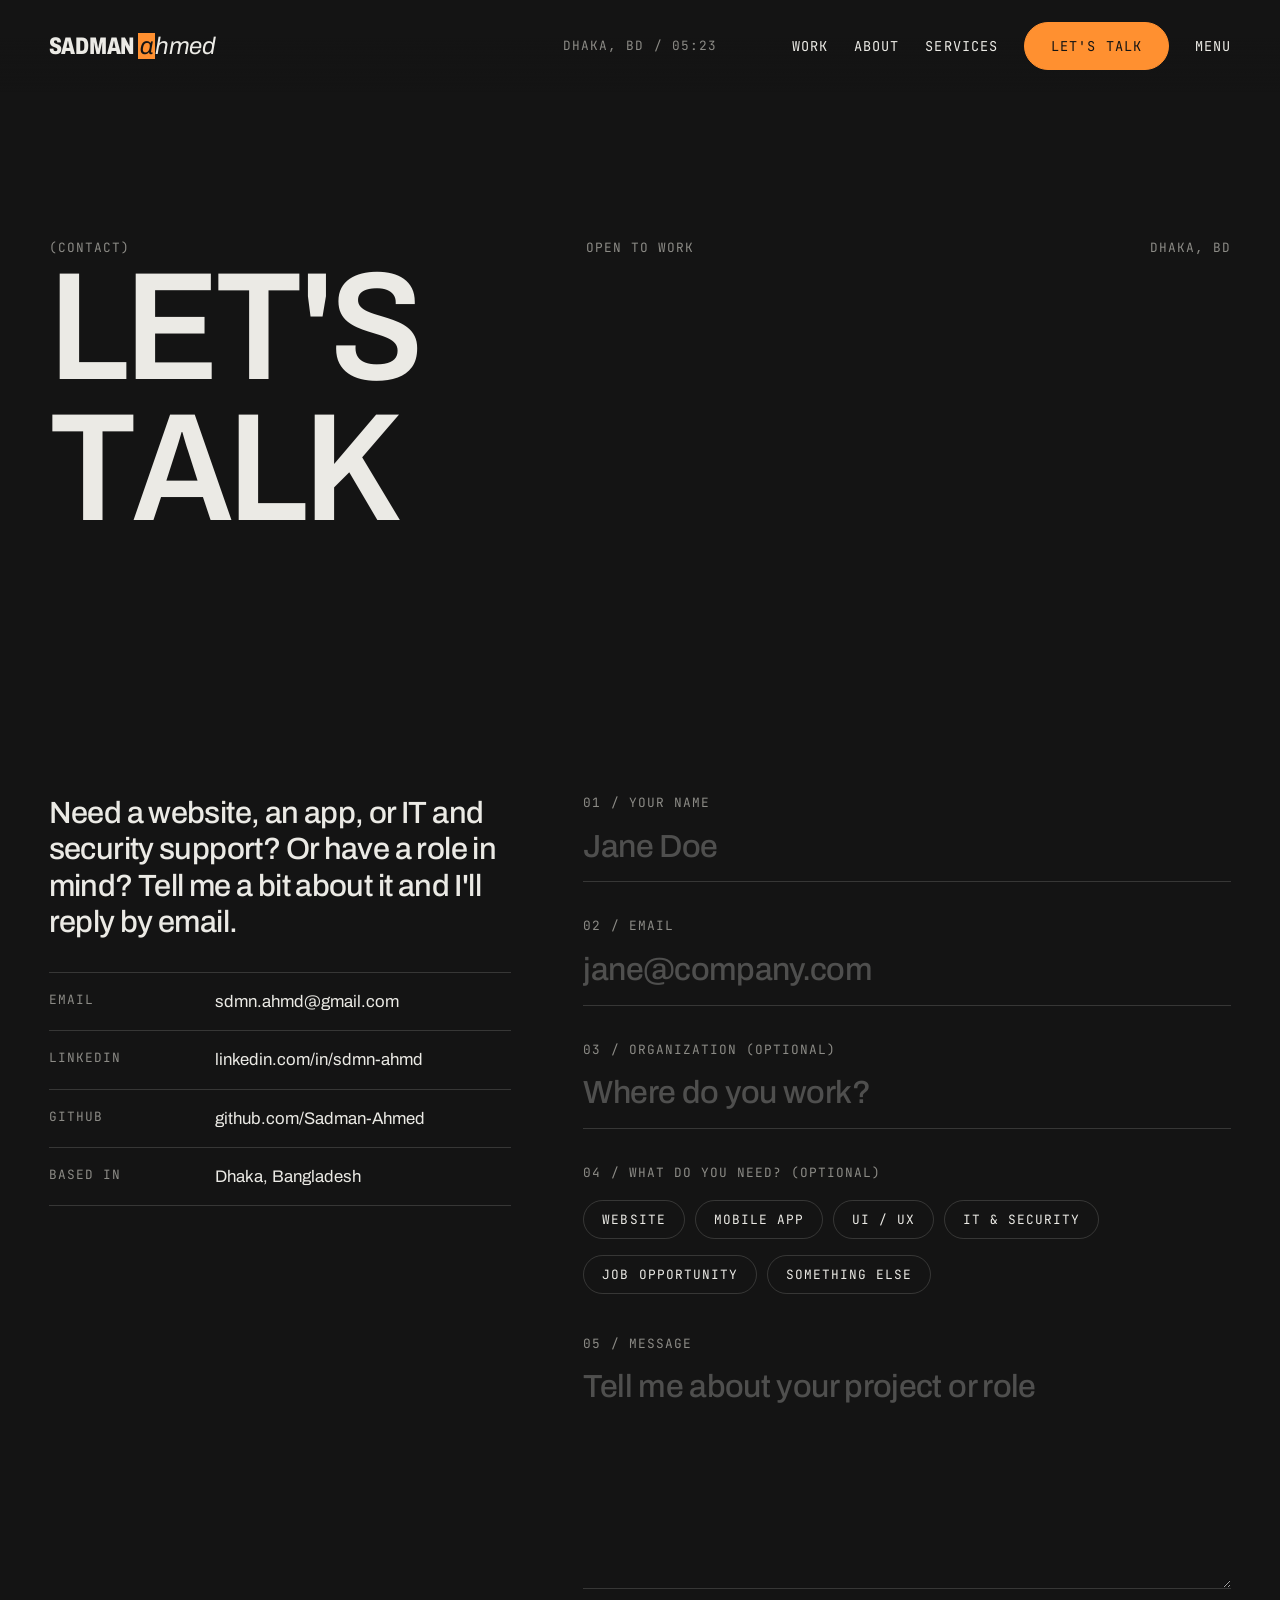
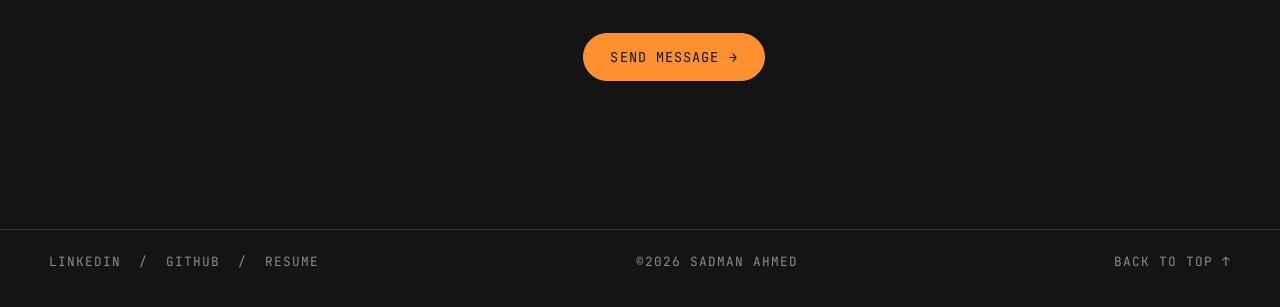
<file: contact.html>
<!DOCTYPE html>
<html lang="en">

<head>
  <meta charset="utf-8">
  <meta name="viewport" content="width=device-width, initial-scale=1">
  <title>Contact – Sadman Ahmed</title>
  <meta name="description" content="Send Sadman Ahmed a message about IT roles, websites, apps or security work.">
  <link rel="preconnect" href="https://fonts.googleapis.com">
  <link rel="preconnect" href="https://fonts.gstatic.com" crossorigin>
  <link
    href="https://fonts.googleapis.com/css2?family=Archivo:ital,wdth,wght@0,62..125,100..900;1,62..125,100..900&family=JetBrains+Mono:wght@400;500&display=swap"
    rel="stylesheet">
  <link rel="stylesheet" href="assets/style.css">
  <script>try { document.documentElement.className = sessionStorage.getItem("tr") === "1" ? "cover via" : "cover"; sessionStorage.removeItem("tr") } catch (e) { }</script>
</head>

<body>
  <a class="skip" href="#main">Skip to content</a>
  <header>
    <a class="logo" href="index.html" aria-label="Sadman Ahmed, home">Sadman<em><mark>a</mark>hmed</em></a>
    <span class="mono clock">Dhaka, BD / <span id="t">--:--</span></span>
    <nav class="nav" aria-label="Main"><a href="work.html">Work</a><a href="about.html">About</a><a
        href="services.html">Services</a><a class="pill solid" data-mag href="contact.html">Let's talk</a><button
        id="menubtn" data-mag type="button" aria-expanded="false" aria-controls="menu">Menu</button></nav>
  </header>
  <div class="menu" id="menu">
    <ul>
      <li><a href="index.html"><span>01</span>Home</a></li>
      <li><a href="work.html"><span>02</span>Work</a></li>
      <li><a href="about.html"><span>03</span>About</a></li>
      <li><a href="services.html"><span>04</span>Services</a></li>
      <li><a href="security.html"><span>05</span>Security</a></li>
      <li><a href="apps.html"><span>06</span>Apps</a></li>
      <li><a href="contact.html"><span>07</span>Contact</a></li>
    </ul>
    <div class="mono">sdmn.ahmd@gmail.com &nbsp;/&nbsp; Dhaka, Bangladesh</div>
  </div>
  <main id="main">
    <section class="pagehead">
      <div class="meta mono"><span>(Contact)</span><span>Open to work</span><span>Dhaka, BD</span></div>
      <h1 aria-label="Let's talk"><span><b>Let's</b></span><span><b>talk</b></span></h1>
    </section>
    <section>
      <div class="cform">
        <div data-r>
          <p class="big" style="font-size:clamp(1.3rem,2.4vw,2rem)">Need a website, an app, or IT and security support?
            Or have a role in mind? Tell me a bit about it and I'll reply by email.</p>
          <dl style="margin-top:32px">
            <div>
              <dt class="mono">Email</dt>
              <dd><a href="mailto:sdmn.ahmd@gmail.com">sdmn.ahmd@gmail.com</a></dd>
            </div>
            <div>
              <dt class="mono">LinkedIn</dt>
              <dd><a href="https://www.linkedin.com/in/sdmn-ahmd/">linkedin.com/in/sdmn-ahmd</a></dd>
            </div>
            <div>
              <dt class="mono">GitHub</dt>
              <dd><a href="https://github.com/Sadman-Ahmed">github.com/Sadman-Ahmed</a></dd>
            </div>
            <div>
              <dt class="mono">Based in</dt>
              <dd>Dhaka, Bangladesh</dd>
            </div>
          </dl>
        </div>
        <div data-r>
          <form id="cf" action="https://api.web3forms.com/submit" method="POST">
            <input type="hidden" name="access_key" value="YOUR_ACCESS_KEY_HERE">
            <input type="hidden" name="subject" value="New message from my portfolio website">
            <input type="hidden" name="from_name" value="Portfolio website">
            <input type="checkbox" name="botcheck" class="hp" tabindex="-1" autocomplete="off" aria-hidden="true">
            <div class="f"><label class="mono" for="n">01 / Your name</label><input id="n" name="name" type="text"
                required autocomplete="name" placeholder="Jane Doe"></div>
            <div class="f"><label class="mono" for="e">02 / Email</label><input id="e" name="email" type="email"
                required autocomplete="email" placeholder="jane@company.com"></div>
            <div class="f"><label class="mono" for="o">03 / Organization (optional)</label><input id="o"
                name="organization" type="text" autocomplete="organization" placeholder="Where do you work?"></div>
            <fieldset class="f">
              <legend class="mono">04 / What do you need? (optional)</legend>
              <div class="chips"><label class="chip"><input type="radio" name="topic"
                    value="Website"><span>Website</span></label><label class="chip"><input type="radio" name="topic"
                    value="Mobile app"><span>Mobile app</span></label><label class="chip"><input type="radio"
                    name="topic" value="UI / UX"><span>UI / UX</span></label><label class="chip"><input type="radio"
                    name="topic" value="IT &amp; security"><span>IT &amp; security</span></label><label
                  class="chip"><input type="radio" name="topic" value="Job opportunity"><span>Job
                    opportunity</span></label><label class="chip"><input type="radio" name="topic"
                    value="Something else"><span>Something else</span></label></div>
            </fieldset>
            <div class="f"><label class="mono" for="m">05 / Message</label><textarea id="m" name="message" rows="5"
                required placeholder="Tell me about your project or role"></textarea></div>
            <button class="pill solid" data-mag type="submit">Send message →</button>
            <p class="mono" id="fs" role="status" aria-live="polite" style="margin-top:20px"></p>
          </form>
          <div id="thanks" hidden><span class="mono">(Sent)</span>
            <p class="big" style="margin-top:12px">Thank you. I'll get back to you by email soon.</p>
          </div>
        </div>
      </div>
    </section>
  </main>
  <footer class="mono">
    <span><a href="https://www.linkedin.com/in/sdmn-ahmd/">LinkedIn</a> &nbsp;/&nbsp; <a
        href="https://github.com/Sadman-Ahmed">GitHub</a> &nbsp;/&nbsp; <a
        href="assets/Sadman-Ahmed-Resume.pdf">Resume</a></span>
    <span>©<span id="y">2026</span> Sadman Ahmed</span>
    <a href="#top">Back to top ↑</a>
  </footer>
  <div class="cur" aria-hidden="true"><span></span></div>
  <div class="dot" aria-hidden="true"></div>
  <div class="tr" aria-hidden="true"><span class="mono" id="lbl">(Next)</span><b id="pname">Contact</b><span
      class="mono" style="display:flex;justify-content:space-between"><span>IT, security &amp; web</span><span
        id="cnt">000</span></span></div>
  <noscript>
    <style>
      .tr,
      .cur,
      .dot {
        display: none
      }

      [data-r],
      .tl,
      .w {
        opacity: 1;
        transform: none
      }
    </style>
  </noscript>
  <script src="assets/main.js"></script>
</body>

</html>
</file>
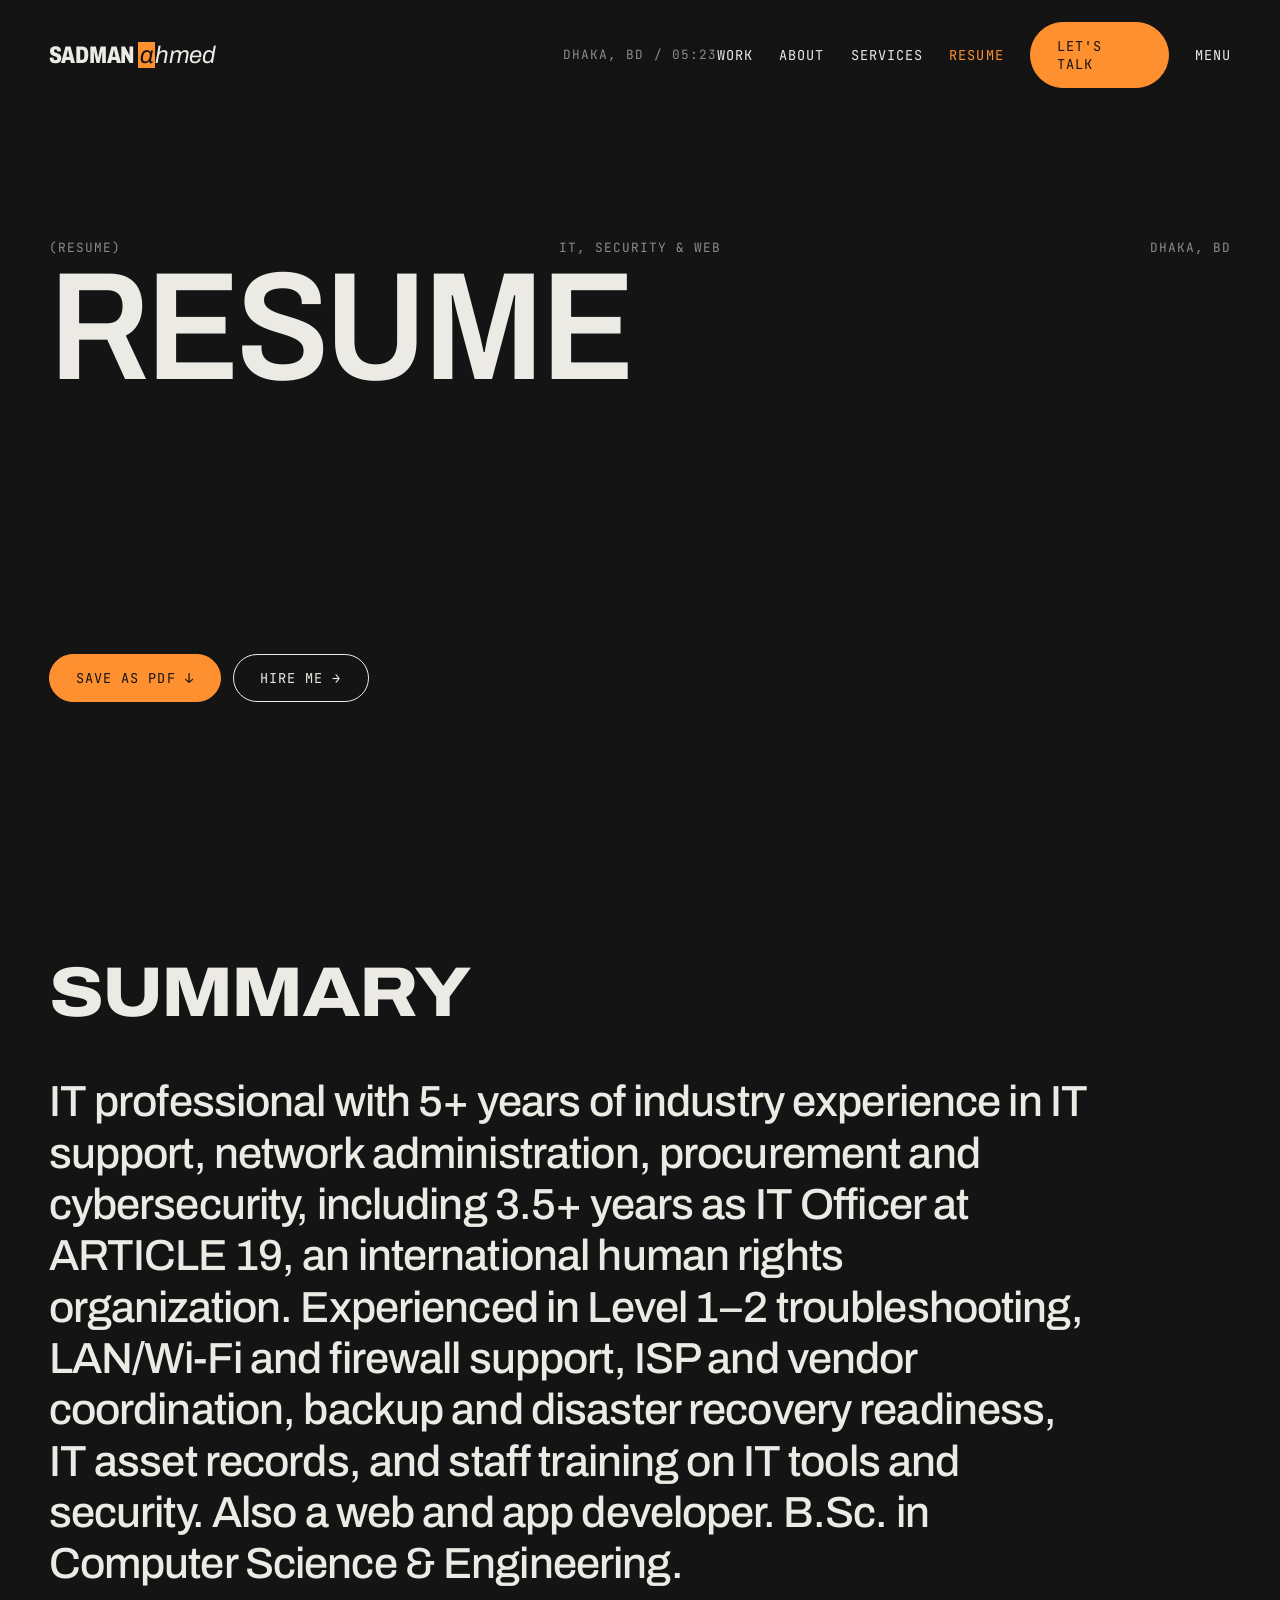
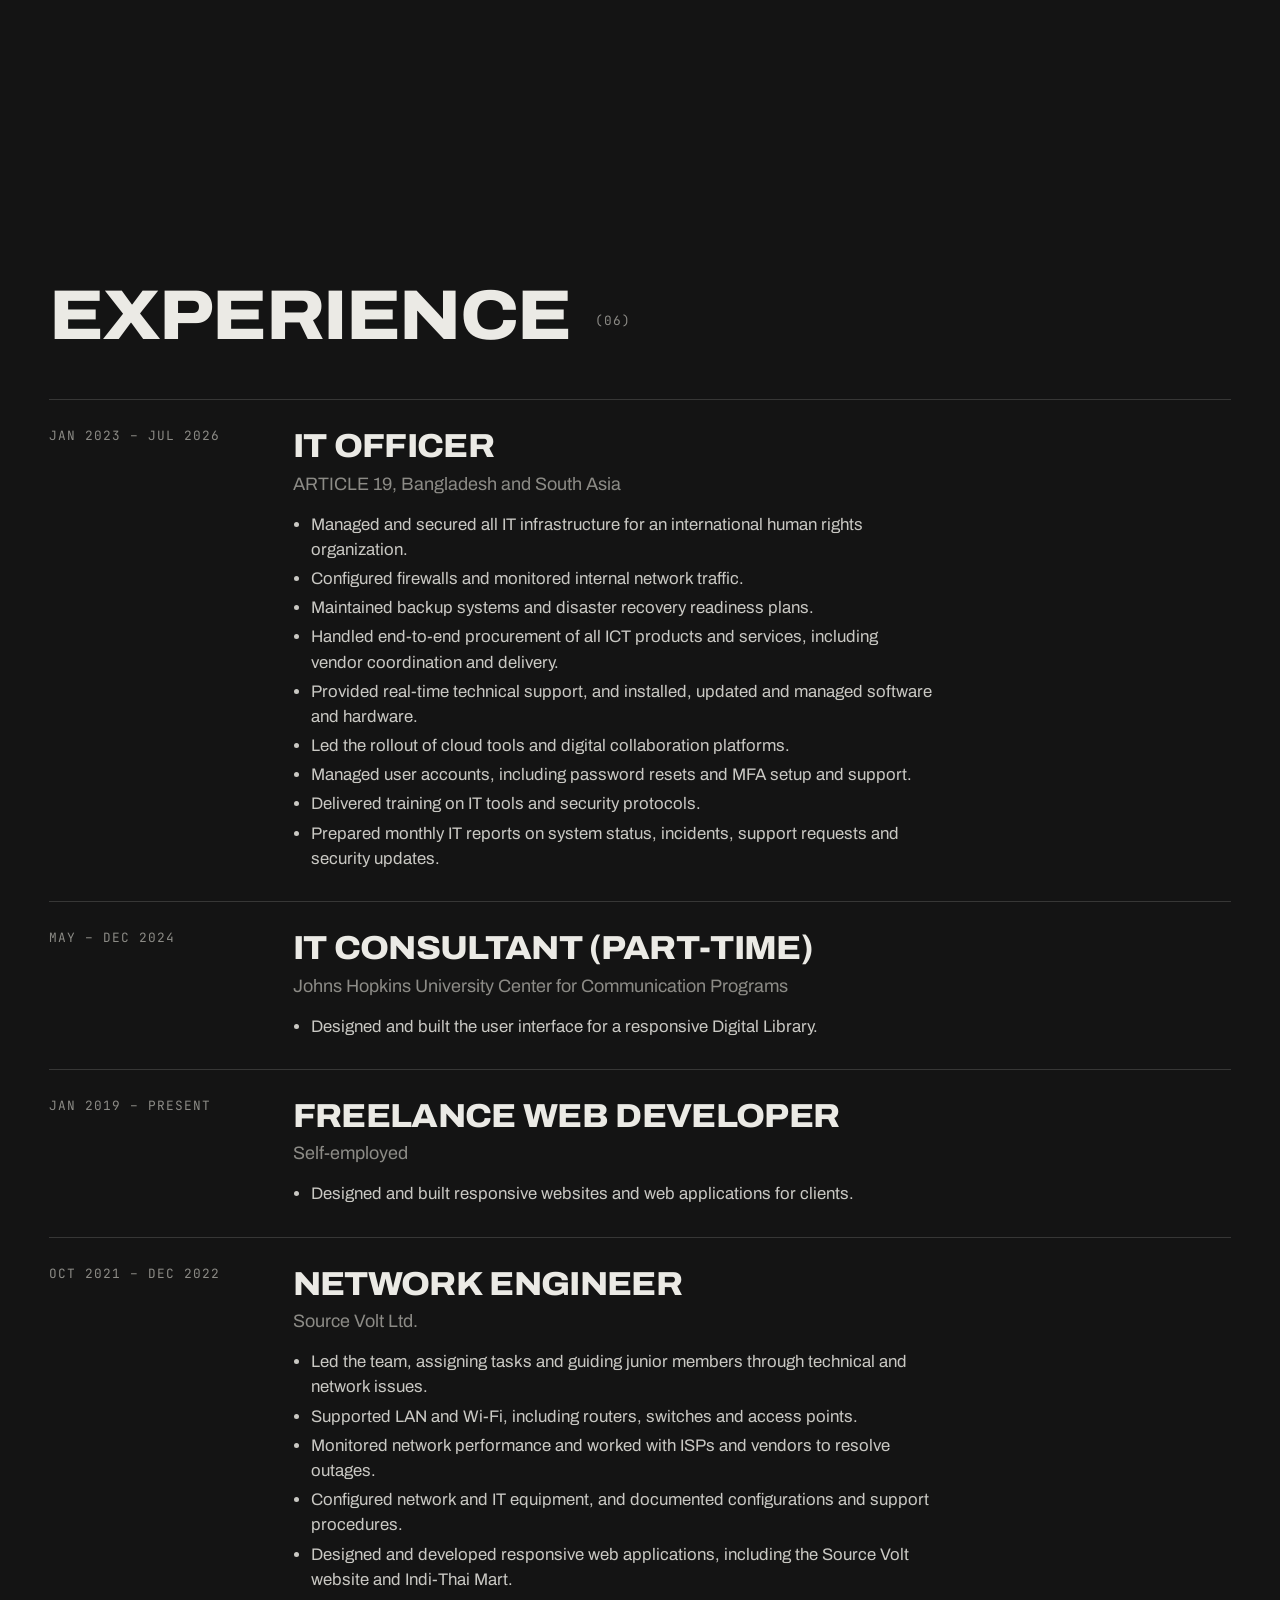
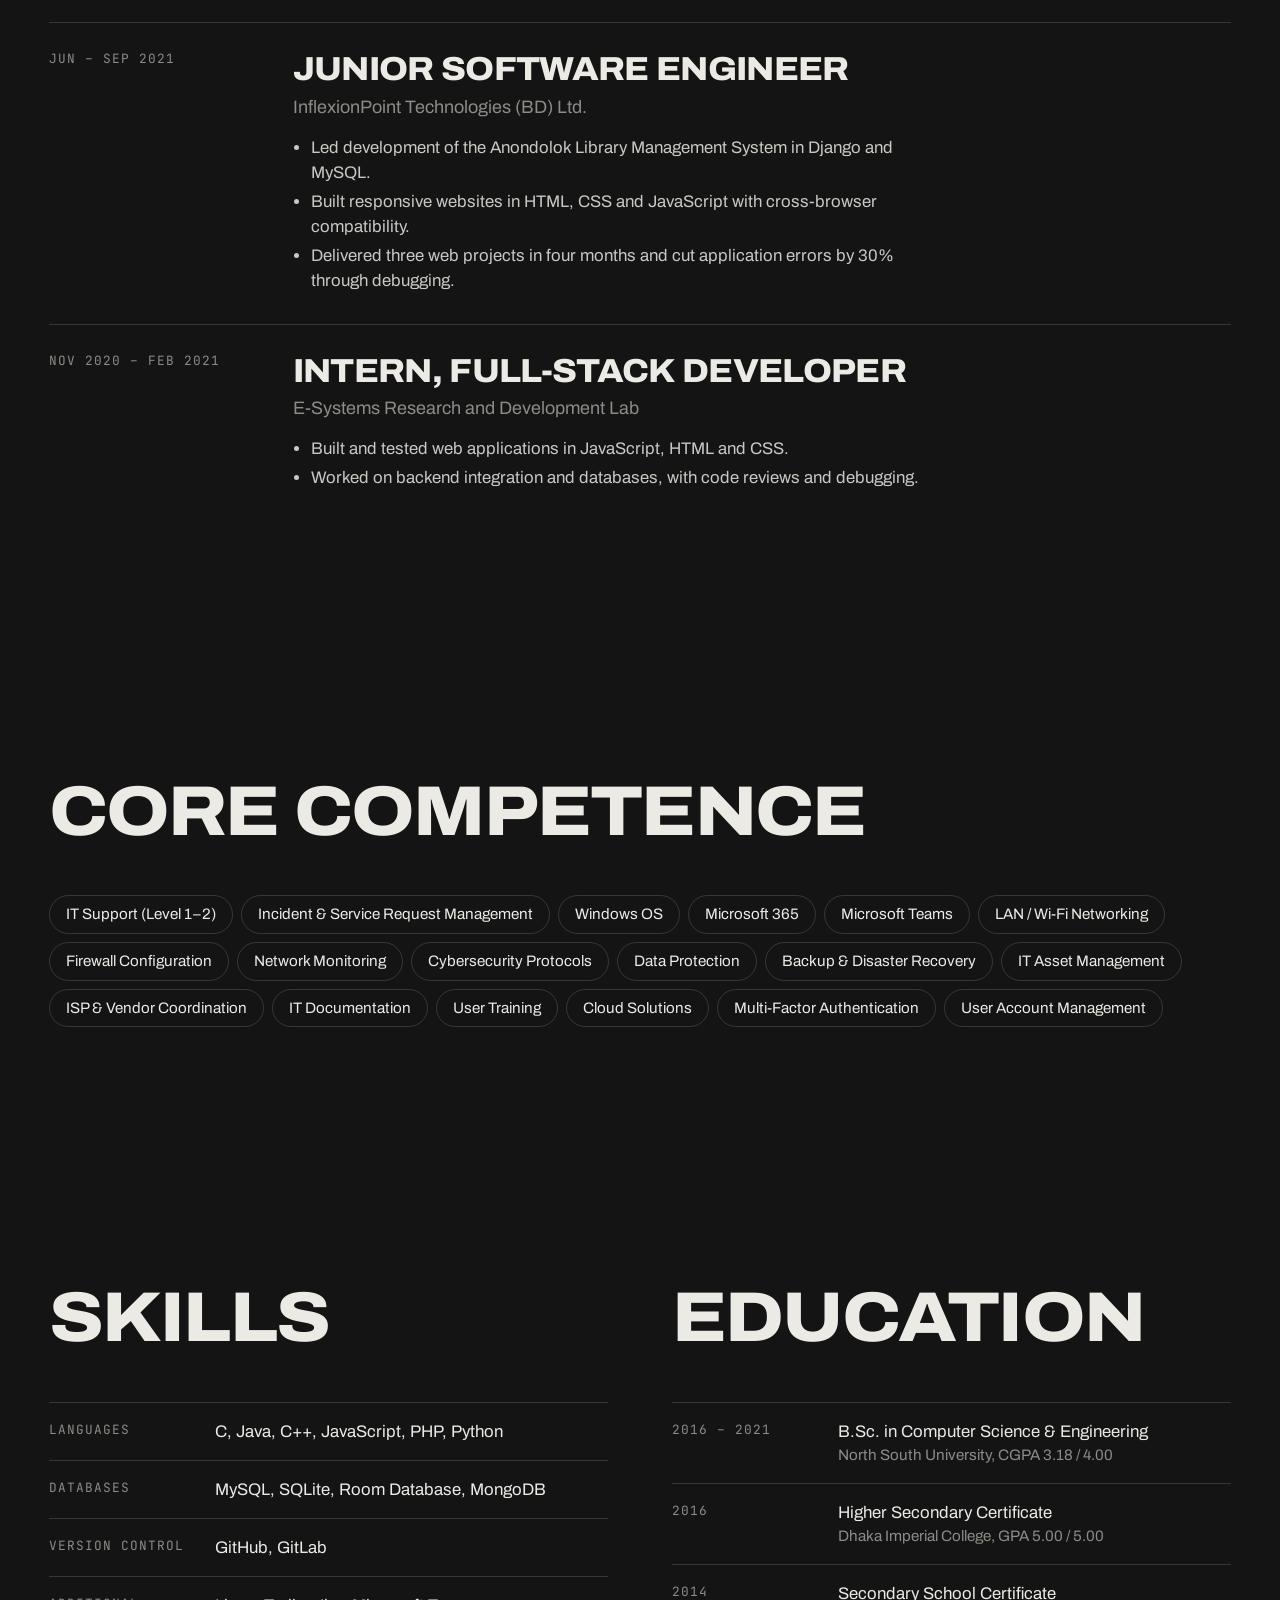
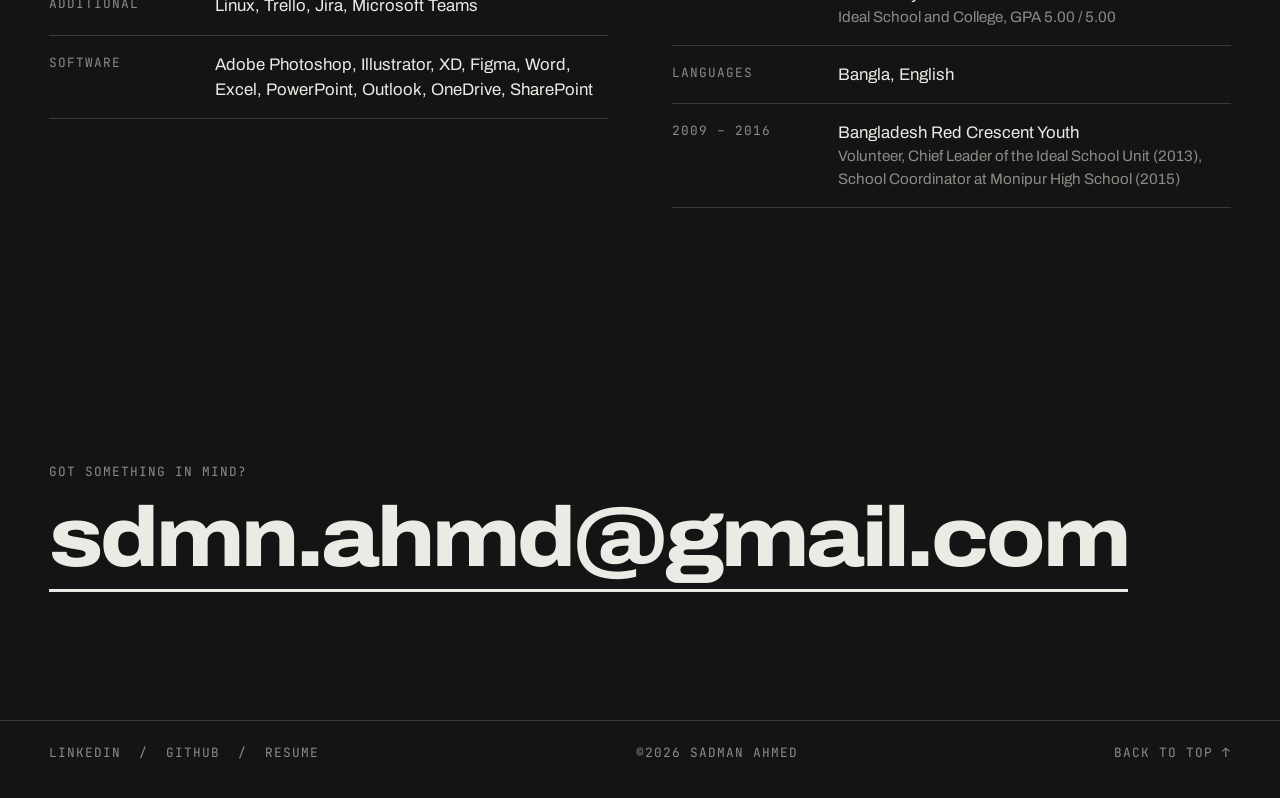
<file: resume.html>
<!DOCTYPE html>
<html lang="en">

<head>
  <meta charset="utf-8">
  <meta name="viewport" content="width=device-width, initial-scale=1">
  <title>Resume – Sadman Ahmed</title>
  <meta name="description"
    content="Resume of Sadman Ahmed: IT officer, network and security professional and web developer in Dhaka.">
  <link rel="preconnect" href="https://fonts.googleapis.com">
  <link rel="preconnect" href="https://fonts.gstatic.com" crossorigin>
  <link
    href="https://fonts.googleapis.com/css2?family=Archivo:ital,wdth,wght@0,62..125,100..900;1,62..125,100..900&family=JetBrains+Mono:wght@400;500&display=swap"
    rel="stylesheet">
  <link rel="stylesheet" href="../assets/style.css">
  <script>try { document.documentElement.className = sessionStorage.getItem("tr") === "1" ? "cover via" : "cover"; sessionStorage.removeItem("tr") } catch (e) { }</script>
</head>

<body>
  <a class="skip" href="#main">Skip to content</a>
  <header>
    <a class="logo" href="index.html" aria-label="Sadman Ahmed, home">Sadman<em><mark>a</mark>hmed</em></a>
    <span class="mono clock">Dhaka, BD / <span id="t">--:--</span></span>
    <nav class="nav" aria-label="Main"><a href="work.html">Work</a><a href="about.html">About</a><a
        href="services.html">Services</a><a href="resume.html" aria-current="page">Resume</a><a class="pill solid"
        data-mag href="contact.html">Let's talk</a><button id="menubtn" data-mag type="button" aria-expanded="false"
        aria-controls="menu">Menu</button></nav>
  </header>
  <div class="menu" id="menu">
    <ul>
      <li><a href="index.html"><span>01</span>Home</a></li>
      <li><a href="work.html"><span>02</span>Work</a></li>
      <li><a href="about.html"><span>03</span>About</a></li>
      <li><a href="services.html"><span>04</span>Services</a></li>
      <li><a href="security.html"><span>05</span>Security</a></li>
      <li><a href="apps.html"><span>06</span>Apps</a></li>
      <li><a href="resume.html"><span>07</span>Resume</a></li>
      <li><a href="contact.html"><span>08</span>Contact</a></li>
    </ul>
    <div class="mono">sdmn.ahmd@gmail.com &nbsp;/&nbsp; Dhaka, Bangladesh</div>
  </div>
  <main id="main">
    <section class="pagehead noprint">
      <div class="meta mono"><span>(Resume)</span><span>IT, security &amp; web</span><span>Dhaka, BD</span></div>
      <h1 aria-label="Resume"><span><b>Resume</b></span></h1>
    </section>
    <section class="noprint">
      <div class="btns"><button class="pill solid" id="print" data-mag type="button">Save as PDF ↓</button><a
          class="pill" data-mag href="contact.html">Hire me →</a></div>
    </section>
    <section>
      <div class="head">
        <h2>Summary</h2>
      </div>
      <p class="big" style="font-size:clamp(1.2rem,1vw)">IT professional with 5+ years of industry experience
        in IT support, network administration, procurement and cybersecurity, including 3.5+ years as IT Officer at
        ARTICLE 19, an international human rights organization. Experienced in Level 1–2 troubleshooting, LAN/Wi-Fi and
        firewall support, ISP and vendor coordination, backup and disaster recovery readiness, IT asset records, and
        staff training on IT tools and security. Also a web and app developer. B.Sc. in Computer Science &amp;
        Engineering.</p>
    </section>
    <section>
      <div class="head">
        <h2>Experience <small>(06)</small></h2>
      </div>
      <div class="job" data-r><span class="mono">Jan 2023 – Jul 2026</span>
        <div>
          <h3>IT Officer</h3>
          <p class="org">ARTICLE 19, Bangladesh and South Asia</p>
          <ul>
            <li>Managed and secured all IT infrastructure for an international human rights organization.</li>
            <li>Configured firewalls and monitored internal network traffic.</li>
            <li>Maintained backup systems and disaster recovery readiness plans.</li>
            <li>Handled end-to-end procurement of all ICT products and services, including vendor coordination and
              delivery.</li>
            <li>Provided real-time technical support, and installed, updated and managed software and hardware.</li>
            <li>Led the rollout of cloud tools and digital collaboration platforms.</li>
            <li>Managed user accounts, including password resets and MFA setup and support.</li>
            <li>Delivered training on IT tools and security protocols.</li>
            <li>Prepared monthly IT reports on system status, incidents, support requests and security updates.</li>
          </ul>
        </div>
      </div>
      <div class="job" data-r><span class="mono">May – Dec 2024</span>
        <div>
          <h3>IT Consultant (part-time)</h3>
          <p class="org">Johns Hopkins University Center for Communication Programs</p>
          <ul>
            <li>Designed and built the user interface for a responsive Digital Library.</li>
          </ul>
        </div>
      </div>
      <div class="job" data-r><span class="mono">Jan 2019 – present</span>
        <div>
          <h3>Freelance Web Developer</h3>
          <p class="org">Self-employed</p>
          <ul>
            <li>Designed and built responsive websites and web applications for clients.</li>
          </ul>
        </div>
      </div>
      <div class="job" data-r><span class="mono">Oct 2021 – Dec 2022</span>
        <div>
          <h3>Network Engineer</h3>
          <p class="org">Source Volt Ltd.</p>
          <ul>
            <li>Led the team, assigning tasks and guiding junior members through technical and network issues.</li>
            <li>Supported LAN and Wi-Fi, including routers, switches and access points.</li>
            <li>Monitored network performance and worked with ISPs and vendors to resolve outages.</li>
            <li>Configured network and IT equipment, and documented configurations and support procedures.</li>
            <li>Designed and developed responsive web applications, including the Source Volt website and Indi-Thai
              Mart.</li>
          </ul>
        </div>
      </div>
      <div class="job" data-r><span class="mono">Jun – Sep 2021</span>
        <div>
          <h3>Junior Software Engineer</h3>
          <p class="org">InflexionPoint Technologies (BD) Ltd.</p>
          <ul>
            <li>Led development of the Anondolok Library Management System in Django and MySQL.</li>
            <li>Built responsive websites in HTML, CSS and JavaScript with cross-browser compatibility.</li>
            <li>Delivered three web projects in four months and cut application errors by 30% through debugging.</li>
          </ul>
        </div>
      </div>
      <div class="job" data-r><span class="mono">Nov 2020 – Feb 2021</span>
        <div>
          <h3>Intern, Full-Stack Developer</h3>
          <p class="org">E-Systems Research and Development Lab</p>
          <ul>
            <li>Built and tested web applications in JavaScript, HTML and CSS.</li>
            <li>Worked on backend integration and databases, with code reviews and debugging.</li>
          </ul>
        </div>
      </div>
    </section>
    <section>
      <div class="head">
        <h2>Core competence</h2>
      </div>
      <div class="tags"><span>IT Support (Level 1–2)</span><span>Incident &amp; Service Request
          Management</span><span>Windows OS</span><span>Microsoft 365</span><span>Microsoft Teams</span><span>LAN /
          Wi-Fi Networking</span><span>Firewall Configuration</span><span>Network Monitoring</span><span>Cybersecurity
          Protocols</span><span>Data Protection</span><span>Backup &amp; Disaster Recovery</span><span>IT Asset
          Management</span><span>ISP &amp; Vendor Coordination</span><span>IT Documentation</span><span>User
          Training</span><span>Cloud Solutions</span><span>Multi-Factor Authentication</span><span>User Account
          Management</span></div>
    </section>
    <section>
      <div class="cols">
        <div>
          <div class="head">
            <h2>Skills</h2>
          </div>
          <dl>
            <div>
              <dt class="mono">Languages</dt>
              <dd>C, Java, C++, JavaScript, PHP, Python</dd>
            </div>
            <div>
              <dt class="mono">Databases</dt>
              <dd>MySQL, SQLite, Room Database, MongoDB</dd>
            </div>
            <div>
              <dt class="mono">Version control</dt>
              <dd>GitHub, GitLab</dd>
            </div>
            <div>
              <dt class="mono">Additional</dt>
              <dd>Linux, Trello, Jira, Microsoft Teams</dd>
            </div>
            <div>
              <dt class="mono">Software</dt>
              <dd>Adobe Photoshop, Illustrator, XD, Figma, Word, Excel, PowerPoint, Outlook, OneDrive, SharePoint</dd>
            </div>
          </dl>
        </div>
        <div>
          <div class="head">
            <h2>Education</h2>
          </div>
          <dl>
            <div>
              <dt class="mono">2016 – 2021</dt>
              <dd>B.Sc. in Computer Science &amp; Engineering<small>North South University, CGPA 3.18 / 4.00</small>
              </dd>
            </div>
            <div>
              <dt class="mono">2016</dt>
              <dd>Higher Secondary Certificate<small>Dhaka Imperial College, GPA 5.00 / 5.00</small></dd>
            </div>
            <div>
              <dt class="mono">2014</dt>
              <dd>Secondary School Certificate<small>Ideal School and College, GPA 5.00 / 5.00</small></dd>
            </div>
            <div>
              <dt class="mono">Languages</dt>
              <dd>Bangla, English</dd>
            </div>
            <div>
              <dt class="mono">2009 – 2016</dt>
              <dd>Bangladesh Red Crescent Youth<small>Volunteer, Chief Leader of the Ideal School Unit (2013), School
                  Coordinator at Monipur High School (2015)</small></dd>
            </div>
          </dl>
        </div>
      </div>
    </section>
    <section class="cta" data-r><span class="mono">Got something in mind?</span><a class="mail" data-cursor="Email"
        href="mailto:sdmn.ahmd@gmail.com">sdmn.ahmd@gmail.com</a></section>
  </main>
  <footer class="mono">
    <span><a href="https://www.linkedin.com/in/sdmn-ahmd/">LinkedIn</a> &nbsp;/&nbsp; <a
        href="https://github.com/Sadman-Ahmed">GitHub</a> &nbsp;/&nbsp; <a href="resume.html">Resume</a></span>
    <span>©<span id="y">2026</span> Sadman Ahmed</span>
    <a href="#top">Back to top ↑</a>
  </footer>
  <div class="cur" aria-hidden="true"><span></span></div>
  <div class="dot" aria-hidden="true"></div>
  <div class="tr" aria-hidden="true"><span class="mono" id="lbl">(Next)</span><b id="pname">Resume</b><span class="mono"
      style="display:flex;justify-content:space-between"><span>IT, security &amp; web</span><span
        id="cnt">000</span></span></div>
  <noscript>
    <style>
      .tr,
      .cur,
      .dot {
        display: none
      }

      [data-r],
      .tl,
      .w {
        opacity: 1;
        transform: none
      }
    </style>
  </noscript>
  <script src="assets/main.js"></script>
</body>

</html>
</file>
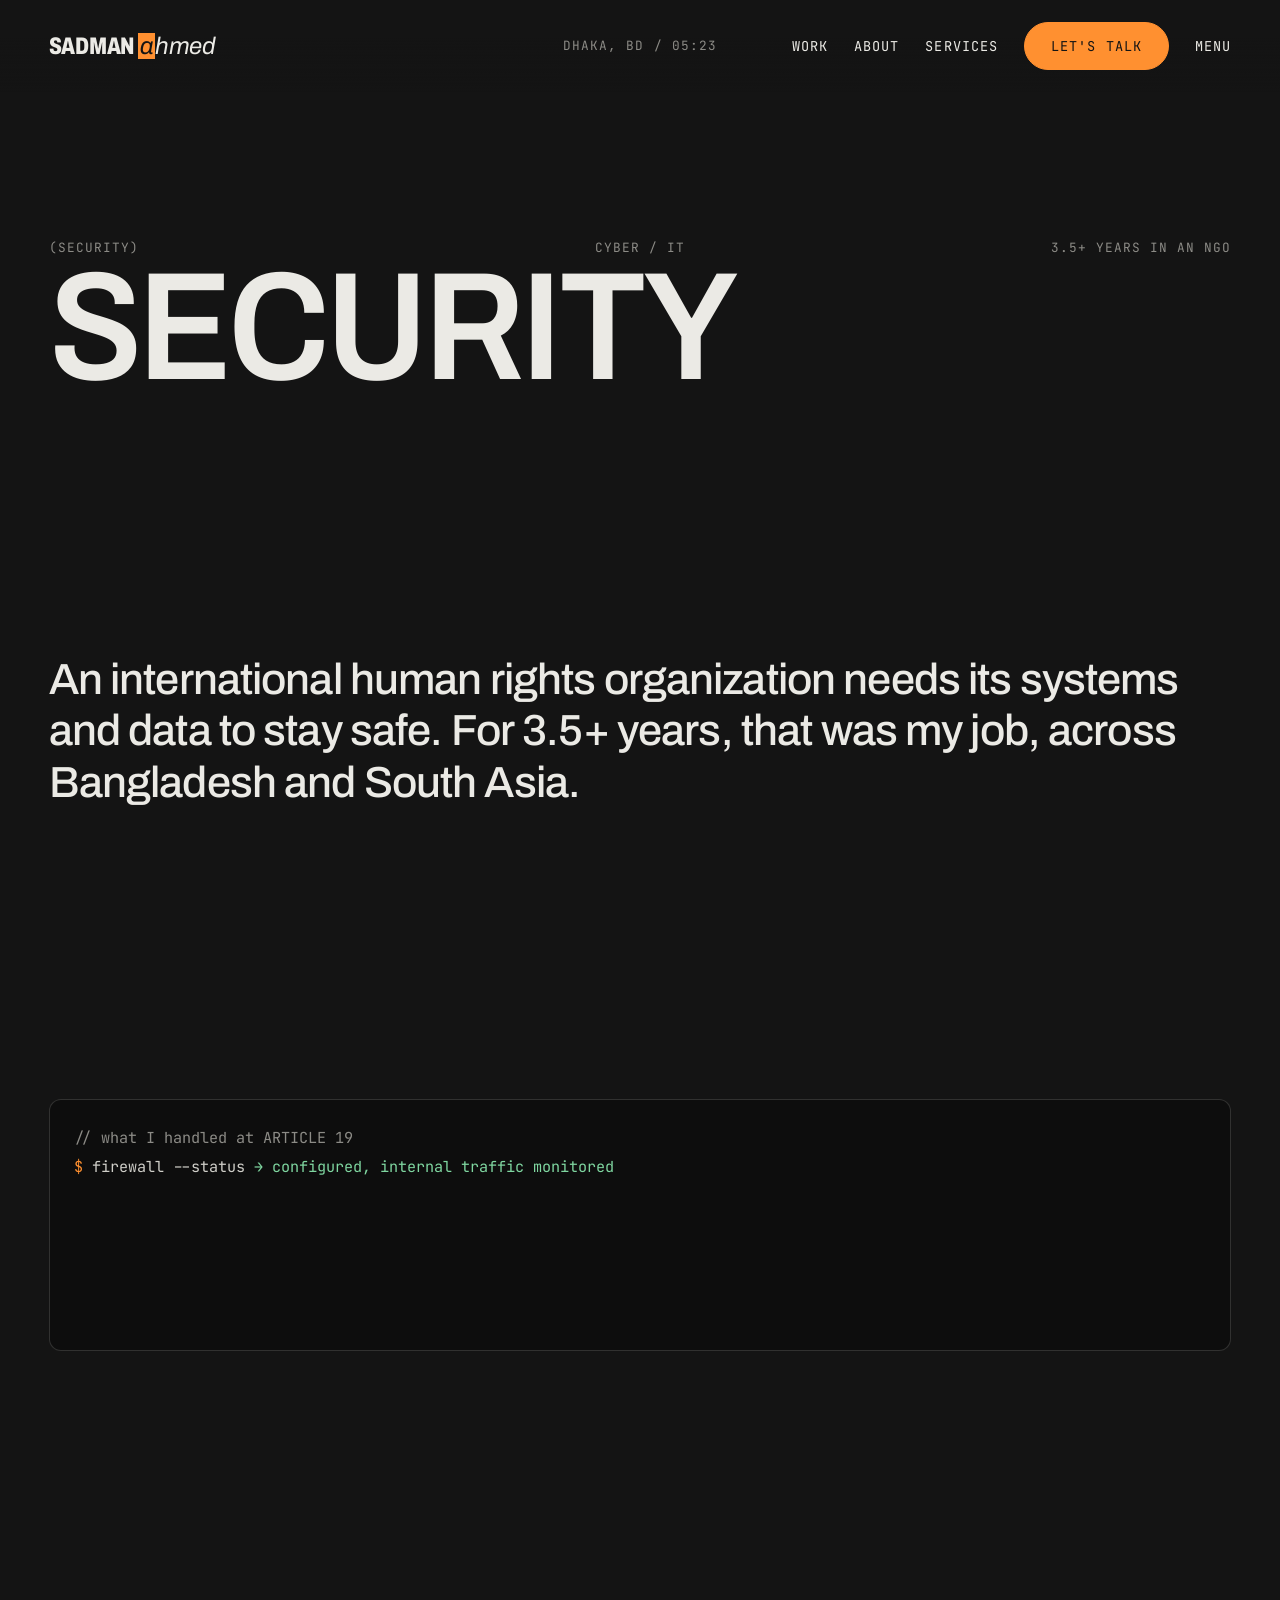
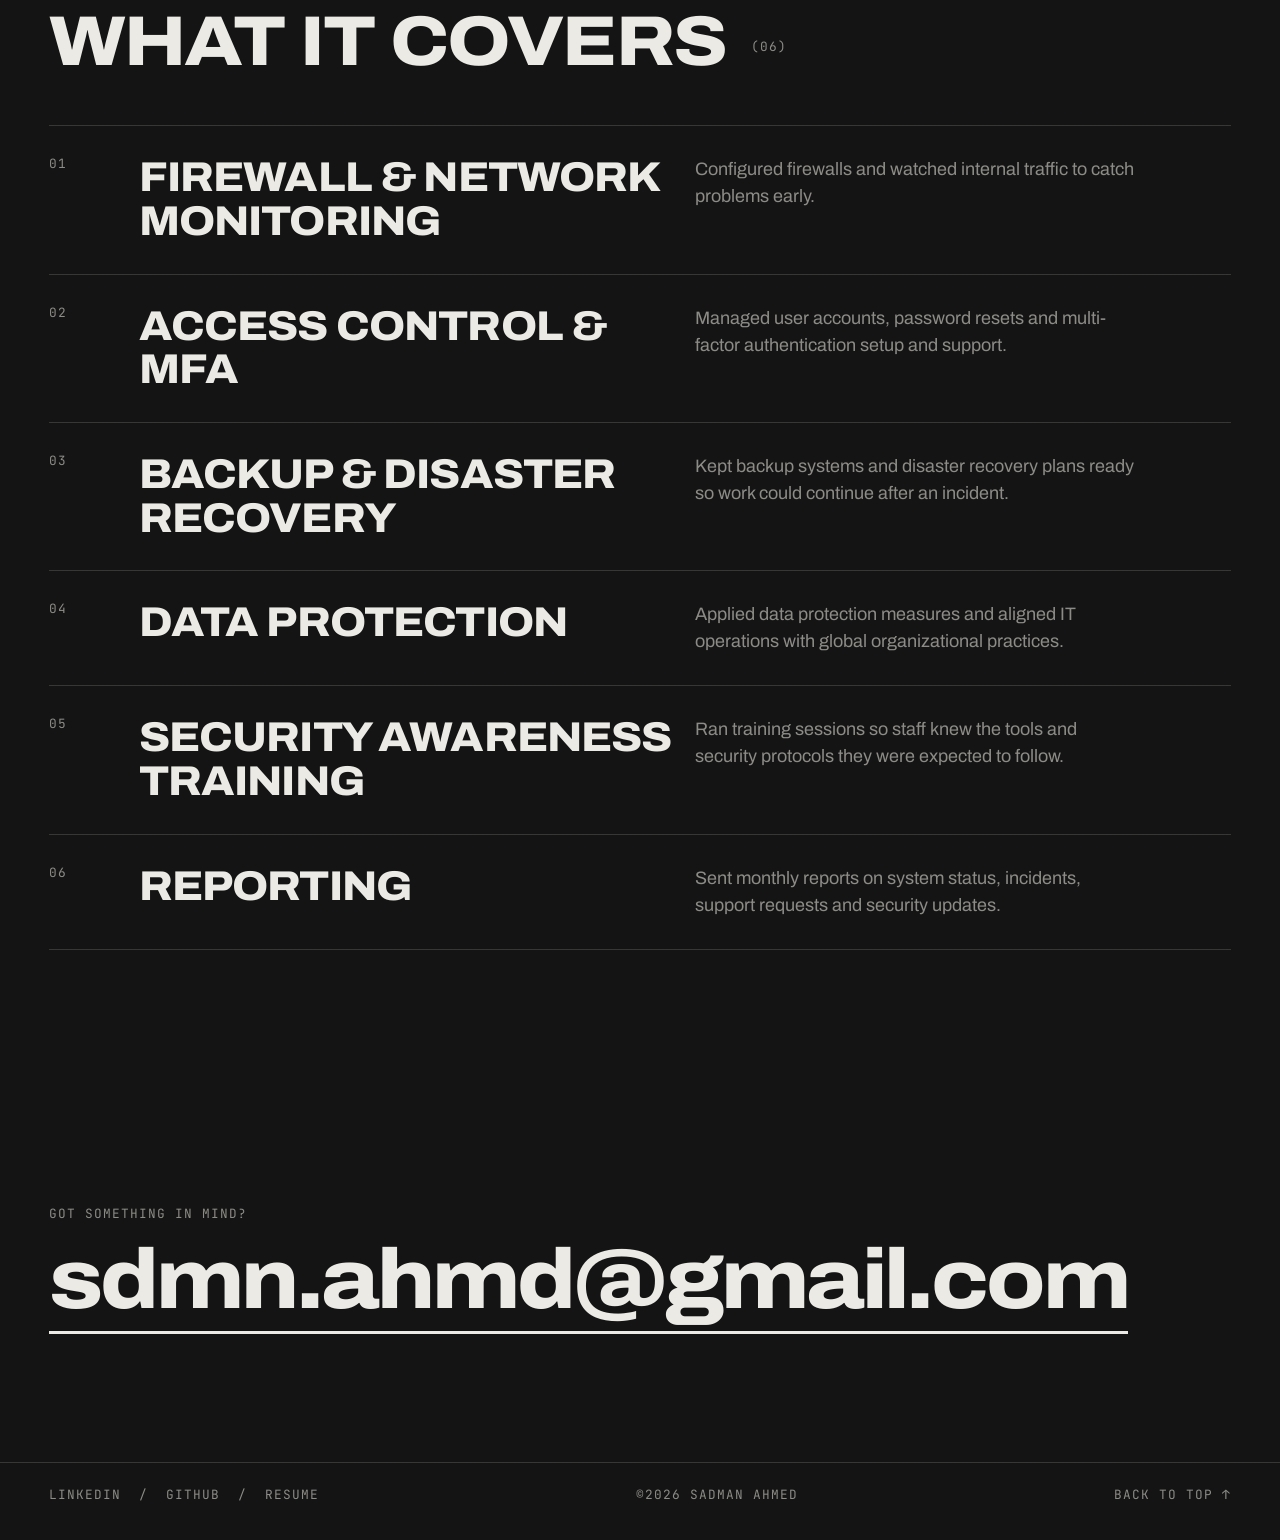
<file: security.html>
<!DOCTYPE html>
<html lang="en">
<head>
<meta charset="utf-8">
<meta name="viewport" content="width=device-width, initial-scale=1">
<title>Cybersecurity – Sadman Ahmed</title>
<meta name="description" content="Firewalls, MFA, backups, data protection and security training: Sadman Ahmed's IT security experience.">
<link rel="preconnect" href="https://fonts.googleapis.com">
<link rel="preconnect" href="https://fonts.gstatic.com" crossorigin>
<link href="https://fonts.googleapis.com/css2?family=Archivo:ital,wdth,wght@0,62..125,100..900;1,62..125,100..900&family=JetBrains+Mono:wght@400;500&display=swap" rel="stylesheet">
<link rel="stylesheet" href="assets/style.css">
<script>try{document.documentElement.className=sessionStorage.getItem("tr")==="1"?"cover via":"cover";sessionStorage.removeItem("tr")}catch(e){}</script>
</head>
<body>
<a class="skip" href="#main">Skip to content</a>
<header>
  <a class="logo" href="index.html" aria-label="Sadman Ahmed, home">Sadman<em><mark>a</mark>hmed</em></a>
  <span class="mono clock">Dhaka, BD / <span id="t">--:--</span></span>
  <nav class="nav" aria-label="Main"><a href="work.html">Work</a><a href="about.html">About</a><a href="services.html">Services</a><a class="pill solid" data-mag href="contact.html">Let's talk</a><button id="menubtn" data-mag type="button" aria-expanded="false" aria-controls="menu">Menu</button></nav>
</header>
<div class="menu" id="menu"><ul><li><a href="index.html"><span>01</span>Home</a></li><li><a href="work.html"><span>02</span>Work</a></li><li><a href="about.html"><span>03</span>About</a></li><li><a href="services.html"><span>04</span>Services</a></li><li><a href="security.html"><span>05</span>Security</a></li><li><a href="apps.html"><span>06</span>Apps</a></li><li><a href="contact.html"><span>07</span>Contact</a></li></ul><div class="mono">sdmn.ahmd@gmail.com &nbsp;/&nbsp; Dhaka, Bangladesh</div></div>
<main id="main">
<section class="pagehead"><div class="meta mono"><span>(Security)</span><span>Cyber / IT</span><span>3.5+ years in an NGO</span></div><h1 aria-label="Security"><span><b>Security</b></span></h1></section>
<section><p class="big" data-split style="max-width:26em">An international human rights organization needs its systems and data to stay safe. For 3.5+ years, that was my job, across Bangladesh and South Asia.</p></section>
<section><div class="term" data-term><p class="tl c">// what I handled at ARTICLE 19</p>
<p class="tl"><span class="p">$</span> firewall --status <span class="ok">→ configured, internal traffic monitored</span></p>
<p class="tl"><span class="p">$</span> accounts --mfa <span class="ok">→ set up and supported for staff</span></p>
<p class="tl"><span class="p">$</span> backup --verify <span class="ok">→ backups and disaster recovery ready</span></p>
<p class="tl"><span class="p">$</span> training --staff <span class="ok">→ IT tools and security protocols</span></p>
<p class="tl"><span class="p">$</span> report --monthly <span class="ok">→ incidents, requests, security updates</span></p>
<p class="tl blink"><span class="p">$</span> </p></div></section>
<section><div class="head"><h2>What it covers <small>(06)</small></h2></div><div class="svc"><div data-r><span class="mono">01</span><h3>Firewall &amp; network monitoring</h3><p>Configured firewalls and watched internal traffic to catch problems early.</p></div><div data-r><span class="mono">02</span><h3>Access control &amp; MFA</h3><p>Managed user accounts, password resets and multi-factor authentication setup and support.</p></div><div data-r><span class="mono">03</span><h3>Backup &amp; disaster recovery</h3><p>Kept backup systems and disaster recovery plans ready so work could continue after an incident.</p></div><div data-r><span class="mono">04</span><h3>Data protection</h3><p>Applied data protection measures and aligned IT operations with global organizational practices.</p></div><div data-r><span class="mono">05</span><h3>Security awareness training</h3><p>Ran training sessions so staff knew the tools and security protocols they were expected to follow.</p></div><div data-r><span class="mono">06</span><h3>Reporting</h3><p>Sent monthly reports on system status, incidents, support requests and security updates.</p></div></div></section>
<section class="cta" data-r><span class="mono">Got something in mind?</span><a class="mail" data-cursor="Email" href="mailto:sdmn.ahmd@gmail.com">sdmn.ahmd@gmail.com</a></section>
</main>
<footer class="mono">
  <span><a href="https://www.linkedin.com/in/sdmn-ahmd/">LinkedIn</a> &nbsp;/&nbsp; <a href="https://github.com/Sadman-Ahmed">GitHub</a> &nbsp;/&nbsp; <a href="assets/Sadman-Ahmed-Resume.pdf">Resume</a></span>
  <span>©<span id="y">2026</span> Sadman Ahmed</span>
  <a href="#top">Back to top ↑</a>
</footer>
<div class="cur" aria-hidden="true"><span></span></div><div class="dot" aria-hidden="true"></div>
<div class="tr" aria-hidden="true"><span class="mono" id="lbl">(Next)</span><b id="pname">Security</b><span class="mono" style="display:flex;justify-content:space-between"><span>IT, security &amp; web</span><span id="cnt">000</span></span></div>
<noscript><style>.tr,.cur,.dot{display:none}[data-r],.tl,.w{opacity:1;transform:none}</style></noscript>
<script src="assets/main.js"></script>
</body>
</html>
</file>
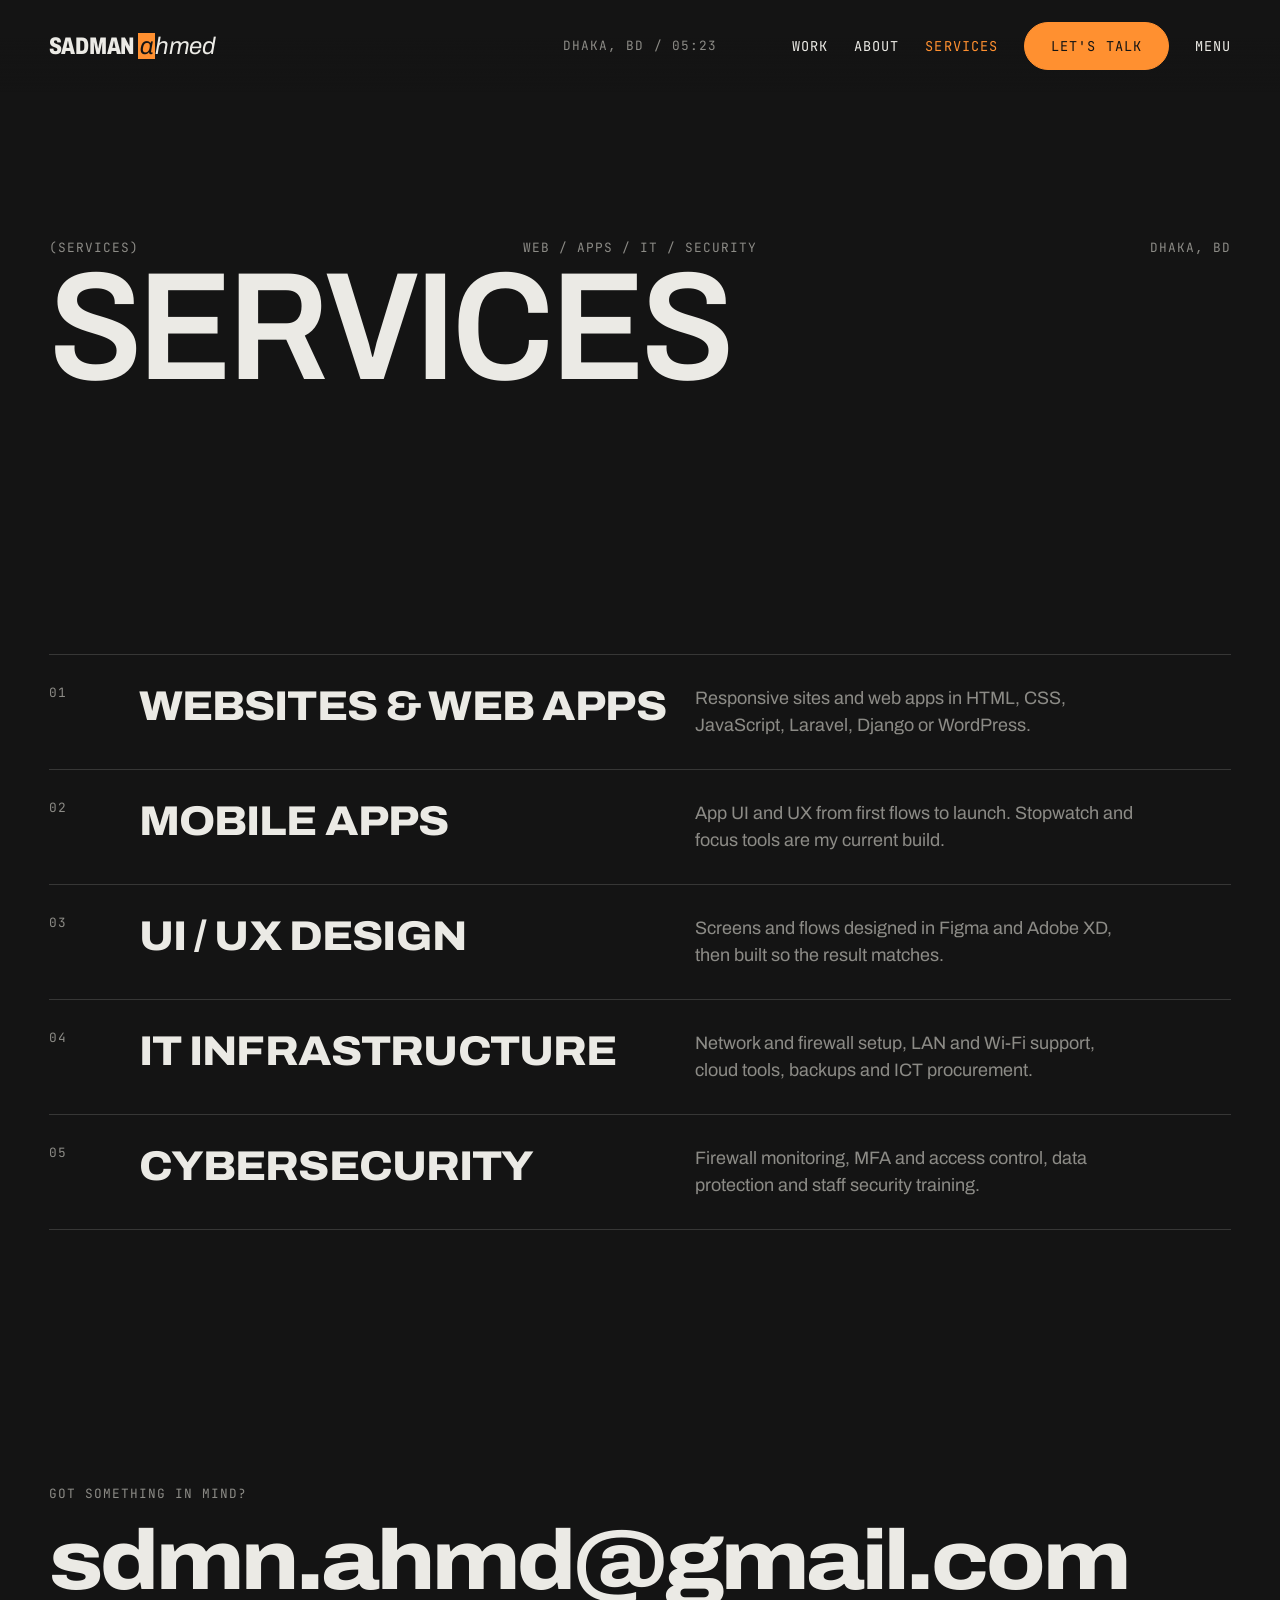
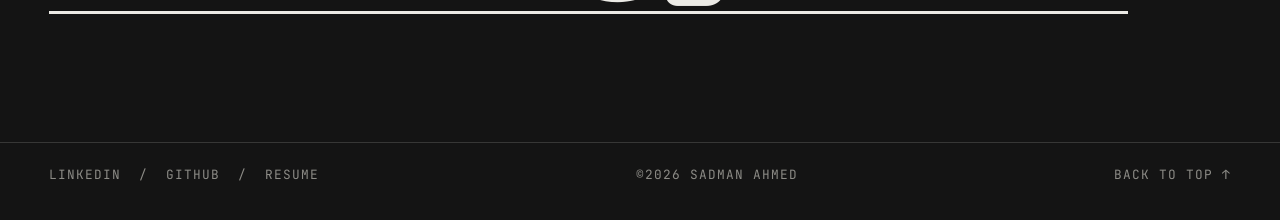
<file: services.html>
<!DOCTYPE html>
<html lang="en">
<head>
<meta charset="utf-8">
<meta name="viewport" content="width=device-width, initial-scale=1">
<title>Services – Sadman Ahmed</title>
<meta name="description" content="Web development, mobile apps, UI/UX, IT infrastructure and cybersecurity from Sadman Ahmed in Dhaka.">
<link rel="preconnect" href="https://fonts.googleapis.com">
<link rel="preconnect" href="https://fonts.gstatic.com" crossorigin>
<link href="https://fonts.googleapis.com/css2?family=Archivo:ital,wdth,wght@0,62..125,100..900;1,62..125,100..900&family=JetBrains+Mono:wght@400;500&display=swap" rel="stylesheet">
<link rel="stylesheet" href="assets/style.css">
<script>try{document.documentElement.className=sessionStorage.getItem("tr")==="1"?"cover via":"cover";sessionStorage.removeItem("tr")}catch(e){}</script>
</head>
<body>
<a class="skip" href="#main">Skip to content</a>
<header>
  <a class="logo" href="index.html" aria-label="Sadman Ahmed, home">Sadman<em><mark>a</mark>hmed</em></a>
  <span class="mono clock">Dhaka, BD / <span id="t">--:--</span></span>
  <nav class="nav" aria-label="Main"><a href="work.html">Work</a><a href="about.html">About</a><a href="services.html" aria-current="page">Services</a><a class="pill solid" data-mag href="contact.html">Let's talk</a><button id="menubtn" data-mag type="button" aria-expanded="false" aria-controls="menu">Menu</button></nav>
</header>
<div class="menu" id="menu"><ul><li><a href="index.html"><span>01</span>Home</a></li><li><a href="work.html"><span>02</span>Work</a></li><li><a href="about.html"><span>03</span>About</a></li><li><a href="services.html"><span>04</span>Services</a></li><li><a href="security.html"><span>05</span>Security</a></li><li><a href="apps.html"><span>06</span>Apps</a></li><li><a href="contact.html"><span>07</span>Contact</a></li></ul><div class="mono">sdmn.ahmd@gmail.com &nbsp;/&nbsp; Dhaka, Bangladesh</div></div>
<main id="main">
<section class="pagehead"><div class="meta mono"><span>(Services)</span><span>Web / Apps / IT / Security</span><span>Dhaka, BD</span></div><h1 aria-label="Services"><span><b>Services</b></span></h1></section><section><div class="svc"><a data-r href="work.html" data-cursor="Open"><span class="mono">01</span><h3>Websites &amp; web apps</h3><p>Responsive sites and web apps in HTML, CSS, JavaScript, Laravel, Django or WordPress.</p></a><a data-r href="apps.html" data-cursor="Open"><span class="mono">02</span><h3>Mobile apps</h3><p>App UI and UX from first flows to launch. Stopwatch and focus tools are my current build.</p></a><a data-r href="services.html" data-cursor="Open"><span class="mono">03</span><h3>UI / UX design</h3><p>Screens and flows designed in Figma and Adobe XD, then built so the result matches.</p></a><a data-r href="services.html" data-cursor="Open"><span class="mono">04</span><h3>IT infrastructure</h3><p>Network and firewall setup, LAN and Wi-Fi support, cloud tools, backups and ICT procurement.</p></a><a data-r href="security.html" data-cursor="Open"><span class="mono">05</span><h3>Cybersecurity</h3><p>Firewall monitoring, MFA and access control, data protection and staff security training.</p></a></div></section><section class="cta" data-r><span class="mono">Got something in mind?</span><a class="mail" data-cursor="Email" href="mailto:sdmn.ahmd@gmail.com">sdmn.ahmd@gmail.com</a></section>
</main>
<footer class="mono">
  <span><a href="https://www.linkedin.com/in/sdmn-ahmd/">LinkedIn</a> &nbsp;/&nbsp; <a href="https://github.com/Sadman-Ahmed">GitHub</a> &nbsp;/&nbsp; <a href="assets/Sadman-Ahmed-Resume.pdf">Resume</a></span>
  <span>©<span id="y">2026</span> Sadman Ahmed</span>
  <a href="#top">Back to top ↑</a>
</footer>
<div class="cur" aria-hidden="true"><span></span></div><div class="dot" aria-hidden="true"></div>
<div class="tr" aria-hidden="true"><span class="mono" id="lbl">(Next)</span><b id="pname">Services</b><span class="mono" style="display:flex;justify-content:space-between"><span>IT, security &amp; web</span><span id="cnt">000</span></span></div>
<noscript><style>.tr,.cur,.dot{display:none}[data-r],.tl,.w{opacity:1;transform:none}</style></noscript>
<script src="assets/main.js"></script>
</body>
</html>
</file>
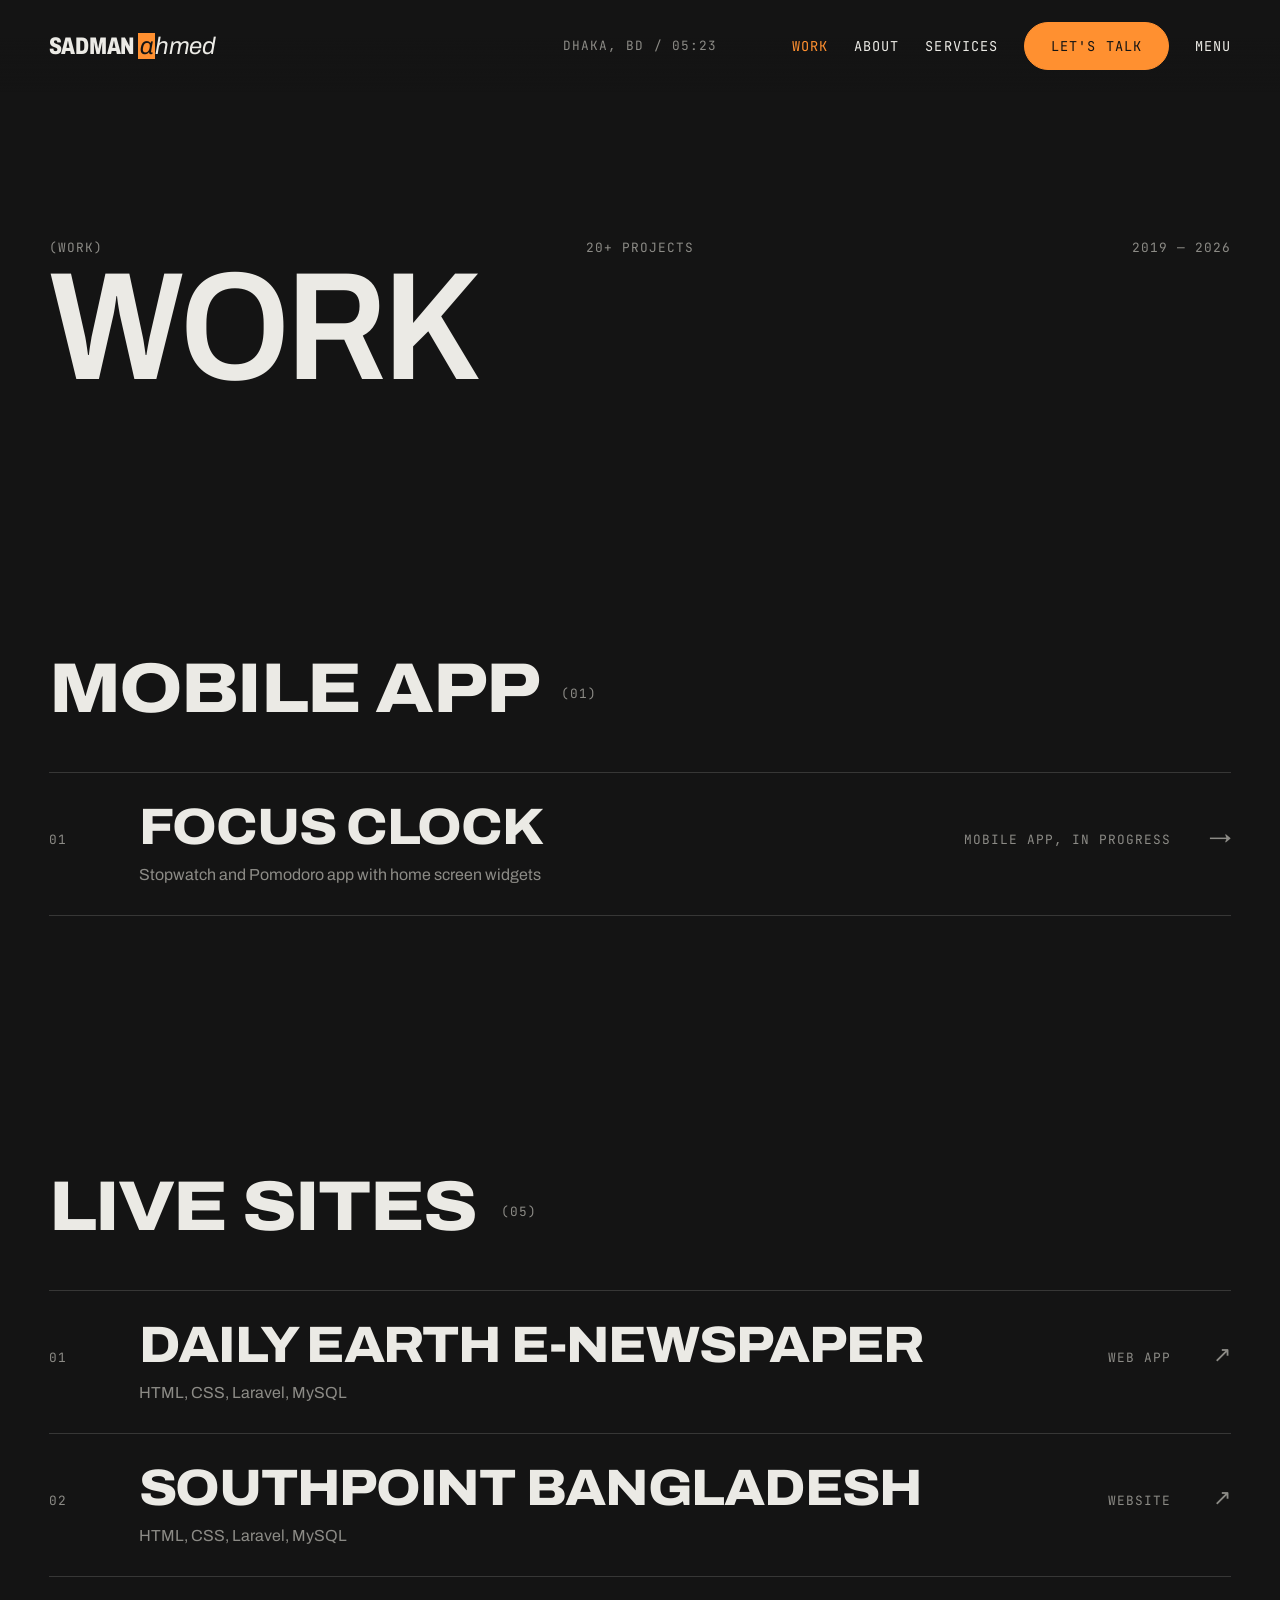
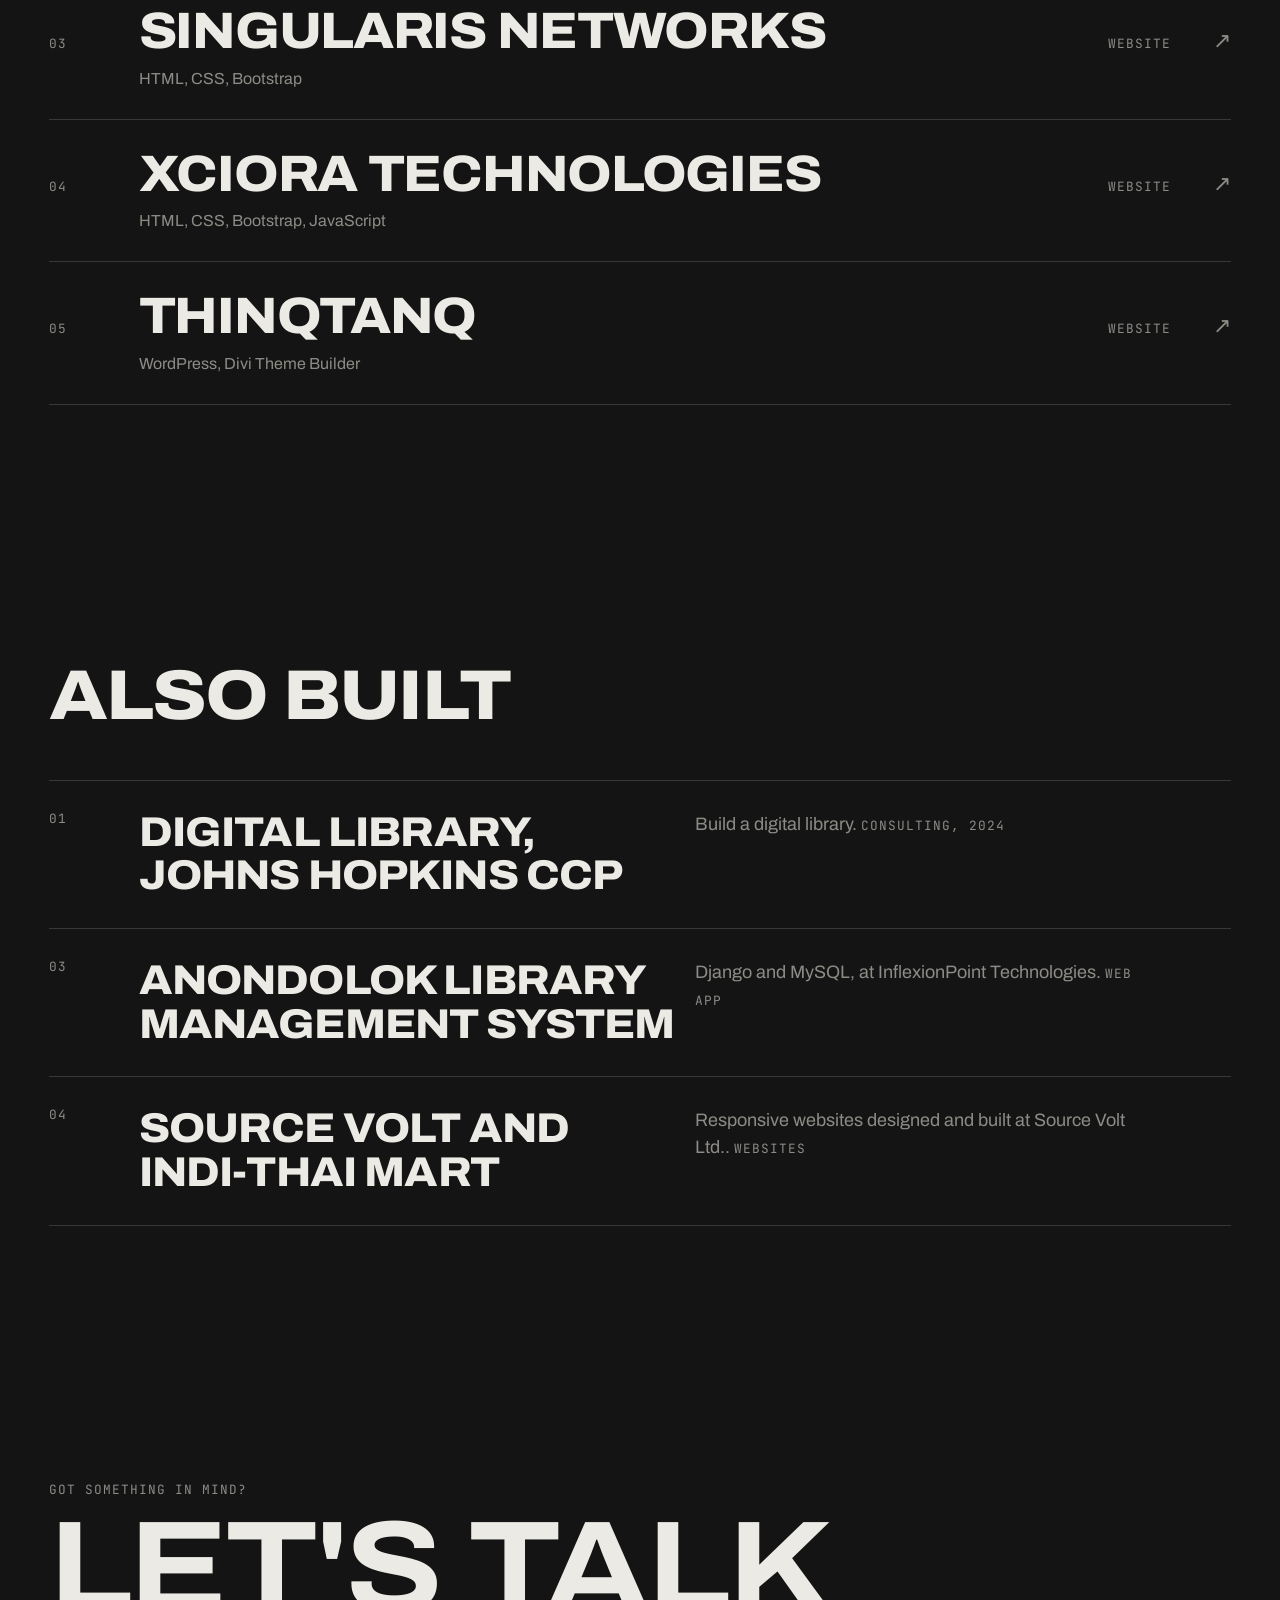
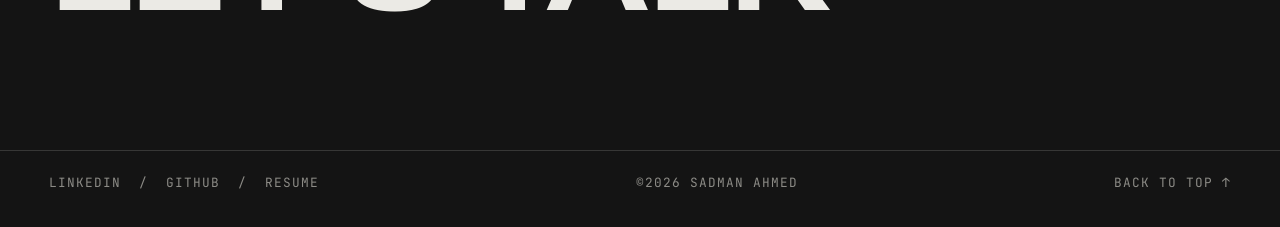
<file: work.html>
<!DOCTYPE html>
<html lang="en">

<head>
  <meta charset="utf-8">
  <meta name="viewport" content="width=device-width, initial-scale=1">
  <title>Work – Sadman Ahmed</title>
  <meta name="description" content="Websites, web apps and a mobile app by Sadman Ahmed.">
  <link rel="preconnect" href="https://fonts.googleapis.com">
  <link rel="preconnect" href="https://fonts.gstatic.com" crossorigin>
  <link
    href="https://fonts.googleapis.com/css2?family=Archivo:ital,wdth,wght@0,62..125,100..900;1,62..125,100..900&family=JetBrains+Mono:wght@400;500&display=swap"
    rel="stylesheet">
  <link rel="stylesheet" href="assets/style.css">
  <script>try { document.documentElement.className = sessionStorage.getItem("tr") === "1" ? "cover via" : "cover"; sessionStorage.removeItem("tr") } catch (e) { }</script>
</head>

<body>
  <a class="skip" href="#main">Skip to content</a>
  <header>
    <a class="logo" href="index.html" aria-label="Sadman Ahmed, home">Sadman<em><mark>a</mark>hmed</em></a>
    <span class="mono clock">Dhaka, BD / <span id="t">--:--</span></span>
    <nav class="nav" aria-label="Main"><a href="work.html" aria-current="page">Work</a><a href="about.html">About</a><a
        href="services.html">Services</a><a class="pill solid" data-mag href="contact.html">Let's talk</a><button
        id="menubtn" data-mag type="button" aria-expanded="false" aria-controls="menu">Menu</button></nav>
  </header>
  <div class="menu" id="menu">
    <ul>
      <li><a href="index.html"><span>01</span>Home</a></li>
      <li><a href="work.html"><span>02</span>Work</a></li>
      <li><a href="about.html"><span>03</span>About</a></li>
      <li><a href="services.html"><span>04</span>Services</a></li>
      <li><a href="security.html"><span>05</span>Security</a></li>
      <li><a href="apps.html"><span>06</span>Apps</a></li>
      <li><a href="contact.html"><span>07</span>Contact</a></li>
    </ul>
    <div class="mono">sdmn.ahmd@gmail.com &nbsp;/&nbsp; Dhaka, Bangladesh</div>
  </div>
  <main id="main">
    <section class="pagehead">
      <div class="meta mono"><span>(Work)</span><span>20+ projects</span><span>2019 — 2026</span></div>
      <h1 aria-label="Work"><span><b>Work</b></span></h1>
    </section>
    <section>
      <div class="head">
        <h2>Mobile app <small>(01)</small></h2>
      </div>
      <div class="rows"><a class="rowlink" data-r data-cursor="View" href="apps.html"><span class="mono">01</span>
          <div>
            <h3>Focus Clock</h3>
            <p>Stopwatch and Pomodoro app with home screen widgets</p>
          </div><span class="mono">Mobile app, in progress</span><span class="arr">→</span>
        </a></div>
    </section>
    <section>
      <div class="head">
        <h2>Live sites <small>(05)</small></h2>
      </div>
      <div class="rows"><a class="rowlink" data-r data-cursor="Visit" href="https://dailyearthbd.com" target="_blank"
          rel="noopener"><span class="mono">01</span>
          <div>
            <h3>Daily Earth E-Newspaper</h3>
            <p>HTML, CSS, Laravel, MySQL</p>
          </div><span class="mono">Web app</span><span class="arr">↗</span>
        </a><a class="rowlink" data-r data-cursor="Visit" href="https://southpointbd.com" target="_blank"
          rel="noopener"><span class="mono">02</span>
          <div>
            <h3>Southpoint Bangladesh</h3>
            <p>HTML, CSS, Laravel, MySQL</p>
          </div><span class="mono">Website</span><span class="arr">↗</span>
        </a><a class="rowlink" data-r data-cursor="Visit" href="https://singularisnetworks.com" target="_blank"
          rel="noopener"><span class="mono">03</span>
          <div>
            <h3>Singularis Networks</h3>
            <p>HTML, CSS, Bootstrap</p>
          </div><span class="mono">Website</span><span class="arr">↗</span>
        </a><a class="rowlink" data-r data-cursor="Visit" href="https://xcioratech.com" target="_blank"
          rel="noopener"><span class="mono">04</span>
          <div>
            <h3>Xciora Technologies</h3>
            <p>HTML, CSS, Bootstrap, JavaScript</p>
          </div><span class="mono">Website</span><span class="arr">↗</span>
        </a><a class="rowlink" data-r data-cursor="Visit" href="https://thinqtanq.ca" target="_blank"
          rel="noopener"><span class="mono">05</span>
          <div>
            <h3>Thinqtanq</h3>
            <p>WordPress, Divi Theme Builder</p>
          </div><span class="mono">Website</span><span class="arr">↗</span>
        </a></div>
    </section>
    <section>
      <div class="head">
        <h2>Also built</h2>
      </div>
      <div class="svc">
        <div data-r><span class="mono">01</span>
          <h3>Digital Library, Johns Hopkins CCP</h3>
          <p>Build a digital library. <span class="mono">Consulting, 2024</span></p>
        </div>
        <div data-r><span class="mono">03</span>
          <h3>Anondolok Library Management System</h3>
          <p>Django and MySQL, at InflexionPoint Technologies. <span class="mono">Web app</span></p>
        </div>
        <div data-r><span class="mono">04</span>
          <h3>Source Volt and Indi-Thai Mart</h3>
          <p>Responsive websites designed and built at Source Volt Ltd.. <span class="mono">Websites</span></p>
        </div>
      </div>
    </section>
        <section class="cta" data-r><span class="mono">Got something in mind?</span>
      <h1 data-cursor="Let's Go" ><a href="../contact.html"><b>Let's Talk</b></a></h1>
    </section>
  </main>
  <footer class="mono">
    <span><a href="https://www.linkedin.com/in/sdmn-ahmd/">LinkedIn</a> &nbsp;/&nbsp; <a
        href="https://github.com/Sadman-Ahmed">GitHub</a> &nbsp;/&nbsp; <a
        href="assets/Sadman-Ahmed-Resume.pdf">Resume</a></span>
    <span>©<span id="y">2026</span> Sadman Ahmed</span>
    <a href="#top">Back to top ↑</a>
  </footer>
  <div class="cur" aria-hidden="true"><span></span></div>
  <div class="dot" aria-hidden="true"></div>
  <div class="tr" aria-hidden="true"><span class="mono" id="lbl">(Next)</span><b id="pname">Work</b><span class="mono"
      style="display:flex;justify-content:space-between"><span>IT, security &amp; web</span><span
        id="cnt">000</span></span></div>
  <noscript>
    <style>
      .tr,
      .cur,
      .dot {
        display: none
      }

      [data-r],
      .tl,
      .w {
        opacity: 1;
        transform: none
      }
    </style>
  </noscript>
  <script src="assets/main.js"></script>
</body>

</html>
</file>
<file: assets/style.css>
:root {
    --bg: #141414;
    --fg: #EBEAE5;
    --dim: #8C8B86;
    --line: rgba(235, 234, 229, .16);
    --orange: #ff9030;
    --sans: "Archivo", Arial, sans-serif;
    --mono: "JetBrains Mono", ui-monospace, monospace;
    --pad: clamp(20px, 3.8vw, 56px);
    --ease: cubic-bezier(.76, 0, .24, 1)
}

* {
    box-sizing: border-box
}

html {
    scroll-behavior: smooth
}

body {
    margin: 0;
    background: var(--bg);
    color: var(--fg);
    font: 400 1.125rem/1.5 var(--sans)
}

a {
    color: inherit;
    text-decoration: none
}

a:focus-visible,
button:focus-visible,
summary:focus-visible {
    outline: 3px solid var(--orange);
    outline-offset: 4px
}

.skip {
    position: absolute;
    left: -999px
}

.skip:focus {
    left: var(--pad);
    top: 10px;
    background: var(--fg);
    color: var(--bg);
    padding: 8px 14px;
    z-index: 60
}

.mono {
    font: 400 .8rem/1.3 var(--mono);
    text-transform: uppercase;
    letter-spacing: .08em;
    color: var(--dim)
}

header {
    position: fixed;
    inset: 0 0 auto;
    z-index: 30;
    display: grid;
    grid-template-columns: 1fr auto 1fr;
    align-items: center;
    padding: 22px var(--pad);
    background: linear-gradient(var(--bg) 40%, transparent)
}

.logo {
    font: 800 1.5rem/1 var(--sans);
    font-stretch: 75%;
    text-transform: uppercase;
    letter-spacing: -.01em
}

.logo em {
    font: italic 400 1.5rem var(--sans);
    text-transform: lowercase;
    font-stretch: 100%;
    margin-left: 3px
}

.logo mark {
    background: var(--orange);
    color: var(--bg);
    padding: 0 2px
}

.nav {
    display: flex;
    gap: 26px;
    align-items: center;
    justify-self: end;
    font: 400 .85rem var(--mono);
    text-transform: uppercase;
    letter-spacing: .08em
}

.nav a:hover,
.nav a[aria-current] {
    color: var(--orange)
}

.nav button {
    background: none;
    border: 0;
    color: inherit;
    font: inherit;
    text-transform: inherit;
    letter-spacing: inherit;
    cursor: pointer;
    padding: 0
}

.nav button:hover {
    color: var(--orange)
}

.pill {
    border: 1px solid var(--fg);
    border-radius: 99px;
    padding: 14px 26px;
    font: 400 .85rem var(--mono);
    text-transform: uppercase;
    letter-spacing: .08em;
    display: inline-block;
    transition: background .2s, color .2s
}

.pill.solid {
    background: var(--orange);
    border-color: var(--orange);
    color: var(--bg)
}

.pill:hover {
    background: var(--fg);
    color: var(--bg);
    border-color: var(--fg)
}

.menu {
    position: fixed;
    inset: 0;
    z-index: 25;
    background: var(--bg);
    padding: 120px var(--pad) var(--pad);
    display: flex;
    flex-direction: column;
    justify-content: space-between;
    clip-path: inset(0 0 100% 0);
    visibility: hidden;
    transition: clip-path .7s var(--ease), visibility 0s .7s
}

.menu.open {
    clip-path: inset(0);
    visibility: visible;
    transition: clip-path .7s var(--ease)
}

.menu ul {
    list-style: none;
    margin: 0;
    padding: 0
}

.menu li a {
    display: flex;
    gap: 24px;
    align-items: baseline;
    padding: 10px 0;
    font: 800 clamp(2.6rem, 9vw, 7rem)/1 var(--sans);
    font-stretch: 112%;
    text-transform: uppercase;
    letter-spacing: -.03em;
    transition: color .2s, padding .3s
}

.menu li a:hover {
    color: var(--orange);
    padding-left: 16px
}

.menu li a span {
    font: 400 .8rem var(--mono);
    color: var(--dim)
}

main>section {
    padding: clamp(72px, 10vw, 140px) var(--pad)
}

.hero {
    min-height: 100svh;
    display: flex;
    flex-direction: column;
    padding: 110px var(--pad) 0 !important
}

.pagehead {
    padding-top: clamp(150px, 20vw, 240px) !important
}

.meta {
    display: grid;
    grid-template-columns: 1fr auto 1fr;
    gap: 16px
}

.meta span:last-child {
    text-align: right
}

h1 {
    margin: 0;
    font: 800 clamp(4.2rem, 17vw, 19rem)/.84 var(--sans);
    font-stretch: 112%;
    text-transform: uppercase;
    letter-spacing: -.025em
}

.hero h1 {
    flex: 1;
    display: flex;
    flex-direction: column;
    justify-content: center
}

h1 span {
    display: block;
    overflow: hidden;
    padding: .04em 0
}

h1 span b {
    display: block;
    font-weight: inherit;
    transform: translateY(105%);
    animation: rise 1s var(--ease) .5s forwards
}

.hero h1 span:last-child {
    text-align: right
}

h1 span:last-child b {
    animation-delay: .62s
}

.pagehead h1 {
    font-size: clamp(3.2rem, 12vw, 12rem)
}

@keyframes rise {
    to {
        transform: none
    }
}

.bottom {
    display: grid;
    grid-template-columns: 1fr auto 1fr;
    gap: 24px;
    align-items: end;
    padding-bottom: 40px
}

.bottom p {
    margin: 0;
    max-width: 27em;
    font-size: clamp(1.1rem, 1.7vw, 1.5rem);
    line-height: 1.3
}

.bottom .pill {
    justify-self: end
}

.ticker {
    border-top: 1px solid var(--line);
    overflow: hidden;
    white-space: nowrap;
    padding: 16px 0;
    margin: 0 calc(var(--pad)*-1)
}

.ticker div {
    display: inline-block;
    animation: slide 30s linear infinite;
    font: italic 200 clamp(1.4rem, 05vw, 5.5rem)/1.1 var(--sans);
    letter-spacing: -.03em
}

.ticker i {
    font-style: normal;
    color: var(--orange);
    font-size: .45em;
    margin: 0 .9em;
    vertical-align: middle
}

.paused .ticker div {
    animation-play-state: paused
}

@keyframes slide {
    to {
        transform: translateX(-50%)
    }
}

.head {
    display: flex;
    justify-content: space-between;
    align-items: baseline;
    gap: 16px;
    margin-bottom: 48px
}

h2 {
    margin: 0;
    font: 800 clamp(2rem, 5.5vw, 4.5rem)/1 var(--sans);
    font-stretch: 112%;
    text-transform: uppercase;
    letter-spacing: -.025em
}

h2 small {
    font: 400 .8rem var(--mono);
    color: var(--dim);
    letter-spacing: .08em;
    margin-left: 10px;
    vertical-align: middle
}

.btnlink {
    background: none;
    border: 0;
    cursor: pointer;
    color: var(--dim)
}

.btnlink:hover {
    color: var(--fg)
}

.rows {
    border-top: 1px solid var(--line)
}

.rowlink {
    display: grid;
    grid-template-columns: 70px 1fr auto 40px;
    gap: 20px;
    align-items: baseline;
    padding: 28px 0;
    border-bottom: 1px solid var(--line);
    transition: padding .35s var(--ease), color .2s
}

.rowlink:hover {
    padding-left: 20px;
    color: var(--orange)
}

.rowlink h3 {
    margin: 0;
    font: 800 clamp(1.6rem, 4vw, 3.2rem)/1.05 var(--sans);
    font-stretch: 108%;
    text-transform: uppercase;
    letter-spacing: -.025em
}

.rowlink p {
    margin: 8px 0 0;
    color: var(--dim);
    font-size: 1rem;
    max-width: 52ch
}

.rowlink .mono:nth-child(3) {
    text-align: right
}

.rowlink .arr {
    font-size: 1.4rem;
    color: var(--dim);
    text-align: right
}

details {
    border-top: 1px solid var(--line)
}

details:last-of-type {
    border-bottom: 1px solid var(--line)
}

summary {
    list-style: none;
    cursor: pointer;
    display: grid;
    grid-template-columns: 70px 1fr auto;
    gap: 20px;
    align-items: baseline;
    padding: 26px 0;
    transition: color .2s
}

summary::-webkit-details-marker {
    display: none
}

summary:hover {
    color: var(--orange)
}

summary h3 {
    margin: 0;
    font: 800 clamp(1.5rem, 3.6vw, 2.8rem)/1.05 var(--sans);
    font-stretch: 108%;
    text-transform: uppercase;
    letter-spacing: -.02em
}

summary h3 span {
    display: block;
    font: 400 1rem/1.4 var(--sans);
    text-transform: none;
    letter-spacing: 0;
    color: var(--dim);
    margin-top: 6px
}

summary .mono:last-child {
    text-align: right
}

details ul {
    margin: 0 0 32px 90px;
    padding: 0 0 0 18px;
    max-width: 60ch;
    color: #c9c8c3;
    font-size: 1.05rem
}

details li {
    padding: 3px 0
}

.about {
    display: grid;
    grid-template-columns: 200px 1fr;
    gap: 32px
}

.big {
    margin: 0 0 .8em;
    font: 500 clamp(1.5rem, 3.4vw, 2.9rem)/1.18 var(--sans);
    letter-spacing: -.02em;
    max-width: 24em
}

.w {
    display: inline-block;
    opacity: .14;
    transition: opacity .6s
}

.w.on {
    opacity: 1
}

.facts {
    display: flex;
    flex-wrap: wrap;
    gap: 56px;
    margin-top: 48px
}

.facts b {
    display: block;
    font: 800 3.4rem/1 var(--sans);
    font-stretch: 112%
}

.facts .mono {
    display: block;
    max-width: 20ch;
    margin-top: 8px
}

.svc {
    border-top: 1px solid var(--line)
}

.svc>div,
.svc>a {
    display: grid;
    grid-template-columns: 70px 1fr 1fr;
    gap: 20px;
    padding: 30px 0;
    border-bottom: 1px solid var(--line)
}

.svc h3 {
    margin: 0;
    font: 800 clamp(1.6rem, 3.4vw, 2.6rem)/1.05 var(--sans);
    font-stretch: 108%;
    text-transform: uppercase;
    letter-spacing: -.02em
}

.svc p {
    margin: 0;
    color: var(--dim);
    max-width: 44ch
}

.svc a:hover h3 {
    color: var(--orange)
}

.cta h1 {
    margin: 0;
    font: 800 clamp(4.2rem, 10vw, 19rem)/.84 var(--sans);
    font-stretch: 112%;
    text-transform: uppercase;
    letter-spacing: -.025em;
}

.cta h1:hover {
    color: var(--orange)
}

.cols {
    display: grid;
    grid-template-columns: 1fr 1fr;
    gap: 64px
}

dl {
    margin: 0;
    border-top: 1px solid var(--line)
}

dl div {
    display: grid;
    grid-template-columns: 150px 1fr;
    gap: 16px;
    padding: 16px 0;
    border-bottom: 1px solid var(--line)
}

dt {
    padding-top: 3px
}

dd {
    margin: 0;
    font-size: 1.05rem
}

dd small {
    display: block;
    color: var(--dim);
    font-size: .95rem
}

.cta .mono {
    margin-bottom: 16px;
    display: block
}

.cta a.mail {
    display: inline-block;
    font: 800 clamp(1.5rem, 6.6vw, 6.5rem)/1 var(--sans);
    font-stretch: 112%;
    letter-spacing: -.035em;
    border-bottom: 3px solid var(--fg);
    padding-bottom: .1em;
    word-break: break-word
}

.cta a.mail:hover {
    color: var(--orange);
    border-color: var(--orange)
}

footer {
    display: flex;
    justify-content: space-between;
    flex-wrap: wrap;
    gap: 16px;
    padding: 24px var(--pad) 36px;
    border-top: 1px solid var(--line)
}

footer a:hover {
    color: var(--fg)
}

[data-r] {
    opacity: 0;
    transform: translateY(28px);
    transition: opacity .8s, transform .8s var(--ease)
}

[data-r].on {
    opacity: 1;
    transform: none
}

.tr {
    position: fixed;
    inset: 0;
    z-index: 70;
    background: var(--orange);
    color: var(--bg);
    display: flex;
    flex-direction: column;
    justify-content: space-between;
    padding: var(--pad);
    transform: translateY(100%);
    transition: transform .7s var(--ease);
    pointer-events: none
}

.tr .mono {
    color: var(--bg)
}

.tr b {
    font: 800 clamp(3rem, 12vw, 11rem)/.9 var(--sans);
    font-stretch: 112%;
    text-transform: uppercase;
    letter-spacing: -.03em
}

.tr b em {
    font: italic 400 1em var(--sans);
    text-transform: lowercase
}

.tr.in {
    transform: none
}

.tr.up {
    transform: translateY(-100%)
}

html.cover .tr {
    transform: none;
    transition: none
}

@media (max-width:860px) {
    header {
        grid-template-columns: 1fr auto
    }

    header .clock,
    .nav a {
        display: none
    }

    .meta {
        grid-template-columns: 1fr 1fr
    }

    .meta span:nth-child(2) {
        display: none
    }

    .bottom {
        grid-template-columns: 1fr
    }

    .bottom .mono {
        display: none
    }

    .bottom .pill {
        justify-self: start
    }

    .about,
    .cols {
        grid-template-columns: 1fr
    }

    .cols {
        gap: 48px
    }

    summary {
        grid-template-columns: 1fr;
        gap: 8px
    }

    summary .mono:last-child {
        text-align: left
    }

    details ul {
        margin-left: 0
    }

    .rowlink {
        grid-template-columns: 1fr auto;
        gap: 6px
    }

    .rowlink .mono:nth-child(3) {
        display: none
    }

    .rowlink>.mono:first-child {
        grid-column: 1/-1
    }

    .svc>div,
    .svc>a {
        grid-template-columns: 1fr;
        gap: 10px
    }

    dl div {
        grid-template-columns: 1fr;
        gap: 4px
    }
}

@media (prefers-reduced-motion:reduce) {
    html {
        scroll-behavior: auto
    }

    * {
        animation: none !important;
        transition: none !important
    }

    h1 span b,
    [data-r],
    .w {
        transform: none !important;
        opacity: 1 !important
    }

    .tr {
        display: none
    }
}

/* v3: letters, pointer, terminal, phone */
h1 span b {
    animation: none;
    transform: none;
    white-space: nowrap
}

.ch {
    display: inline-block;
    font-style: normal;
    transform: translateY(112%);
    animation: rise 1s var(--ease) forwards;
    font-variation-settings: "wght" 600, "wdth" 90;
    transition: font-variation-settings .25s ease-out
}

.logo {
    display: inline-block
}

[data-mag] {
    transition: transform .35s var(--ease), background .2s, color .2s
}

html.fine,
html.fine a,
html.fine button,
html.fine summary {
    cursor: none
}

.cur,
.dot {
    position: fixed;
    left: 0;
    top: 0;
    z-index: 100;
    pointer-events: none;
    opacity: 0;
    transition: opacity .3s
}

.cur.show,
.dot.show {
    opacity: 1
}

.cur span {
    position: absolute;
    display: grid;
    place-items: center;
    width: 34px;
    height: 34px;
    margin: -17px 0 0 -17px;
    border: 1px solid var(--fg);
    border-radius: 50%;
    font: 500 .7rem var(--mono);
    text-transform: uppercase;
    letter-spacing: .06em;
    color: var(--bg);
    transition: width .3s var(--ease), height .3s var(--ease), margin .3s var(--ease), background .2s, border-color .2s
}

.cur.hot span {
    width: 64px;
    height: 64px;
    margin: -32px 0 0 -32px;
    background: rgba(127, 156, 245, .28);
    border-color: var(--orange)
}

.cur.label span {
    width: 104px;
    height: 104px;
    margin: -52px 0 0 -52px;
    background: var(--orange);
    border-color: var(--orange)
}

.dot {
    width: 6px;
    height: 6px;
    margin: -3px 0 0 -3px;
    border-radius: 50%;
    background: var(--orange)
}

.term {
    border: 1px solid var(--line);
    border-radius: 12px;
    background: #0d0d0d;
    padding: 24px;
    font: 400 .95rem/1.9 var(--mono);
    color: #cfcec8;
    overflow-x: auto
}

.term p {
    margin: 0
}

.term .c {
    color: var(--dim)
}

.term .p {
    color: var(--orange)
}

.term .ok {
    color: #7fd6a0
}

.tl {
    opacity: 0;
    transform: translateX(-8px);
    transition: opacity .4s, transform .4s;
    white-space: nowrap
}

.tl.on {
    opacity: 1;
    transform: none
}

.blink::after {
    content: "▍";
    color: var(--orange);
    animation: blink 1s steps(2) infinite
}

@keyframes blink {
    50% {
        opacity: 0
    }
}

.stage {
    display: grid;
    grid-template-columns: 1fr 1fr;
    gap: 64px;
    align-items: center
}

.phone-wrap {
    perspective: 900px;
    display: grid;
    place-items: center;
    padding: 24px
}

.phone {
    --rx: 0deg;
    --ry: 0deg;
    width: min(300px, 80vw);
    aspect-ratio: 9/19;
    border-radius: 40px;
    background: #0b0b0b;
    border: 2px solid #2c2c2c;
    padding: 12px;
    transform: rotateX(var(--rx)) rotateY(var(--ry));
    transition: transform .2s;
    box-shadow: 0 40px 80px rgba(0, 0, 0, .55)
}

.screen {
    height: 100%;
    border-radius: 30px;
    background: #E9E8E2;
    color: #141414;
    padding: 22px 18px;
    display: flex;
    flex-direction: column;
    gap: 14px
}

.screen .mono {
    color: #141414;
    opacity: .6
}

.tabs {
    display: flex;
    gap: 6px
}

.tabs button {
    flex: 1;
    padding: 8px;
    border: 1px solid #141414;
    border-radius: 99px;
    background: none;
    color: #141414;
    font: 400 .68rem var(--mono);
    text-transform: uppercase;
    cursor: pointer
}

.tabs button[aria-pressed=true] {
    background: #141414;
    color: #E9E8E2
}

.ring {
    --p: 0;
    flex: 1;
    display: grid;
    place-items: center;
    min-height: 0
}

.ring div {
    width: 80%;
    aspect-ratio: 1;
    border-radius: 50%;
    background: conic-gradient(#141414 calc(var(--p)*1%), rgba(20, 20, 20, .12) 0);
    display: grid;
    place-items: center
}

.ring div::before {
    content: "";
    grid-area: 1/1;
    width: calc(100% - 22px);
    height: calc(100% - 22px);
    border-radius: 50%;
    background: #E9E8E2
}

.ring b {
    grid-area: 1/1;
    position: relative;
    font: 800 2.5rem/1 var(--sans);
    letter-spacing: -.03em
}

.wid {
    display: flex;
    gap: 8px
}

.wid span {
    flex: 1;
    border: 1px solid #141414;
    border-radius: 14px;
    padding: 10px;
    font: 400 .62rem var(--mono);
    text-transform: uppercase
}

@media (max-width:860px) {
    .stage {
        grid-template-columns: 1fr;
        gap: 32px
    }
}

@media (hover:none) {

    .cur,
    .dot {
        display: none
    }
}

@media (prefers-reduced-motion:reduce) {

    .ch,
    .tl {
        transform: none !important;
        opacity: 1 !important
    }

    .cur,
    .dot {
        display: none
    }
}

.hero h1 {
    font-size: clamp(4rem, 15vw, 17rem)
}

/* contact form */
[hidden] {
    display: none !important
}

.cform {
    display: grid;
    grid-template-columns: 5fr 7fr;
    gap: 72px
}

.f {
    display: block;
    border: 0;
    padding: 0;
    margin: 0 0 36px;
    min-width: 0
}

.f label,
.f legend {
    display: block;
    padding: 0;
    margin-bottom: 6px
}

.f input:not([type=radio]),
.f textarea {
    width: 100%;
    background: none;
    border: 0;
    border-bottom: 1px solid var(--line);
    border-radius: 0;
    color: var(--fg);
    font: 500 clamp(1.3rem, 2.6vw, 2rem)/1.3 var(--sans);
    letter-spacing: -.02em;
    padding: 8px 0 14px;
    transition: border-color .25s
}

.f textarea {
    resize: vertical;
    min-height: 140px
}

.f input::placeholder,
.f textarea::placeholder {
    color: rgba(235, 234, 229, .28)
}

.f input:not([type=radio]):hover,
.f textarea:hover {
    border-color: var(--fg)
}

.f input:not([type=radio]):focus,
.f textarea:focus {
    outline: none;
    border-color: var(--orange);
    box-shadow: 0 1px 0 var(--orange)
}

.f input:user-invalid,
.f textarea:user-invalid {
    border-color: #ff6b5a
}

.chips {
    display: flex;
    flex-wrap: wrap;
    gap: 10px;
    margin-top: 12px
}

.chip {
    position: relative;
    display: inline-block
}

.chip input {
    position: absolute;
    inset: 0;
    opacity: 0;
    margin: 0;
    cursor: pointer
}

.chip span {
    display: inline-block;
    border: 1px solid var(--line);
    border-radius: 99px;
    padding: 10px 18px;
    font: 400 .8rem var(--mono);
    text-transform: uppercase;
    letter-spacing: .08em;
    transition: background .2s, color .2s, border-color .2s
}

.chip:hover span {
    border-color: var(--fg)
}

.chip input:checked+span {
    background: var(--orange);
    border-color: var(--orange);
    color: var(--bg)
}

.chip input:focus-visible+span {
    outline: 3px solid var(--orange);
    outline-offset: 3px
}

.hp {
    position: absolute;
    left: -9999px
}

button.pill {
    cursor: pointer;
    background: none;
    color: var(--fg)
}

button.pill.solid {
    color: var(--bg)
}

button.pill:hover {
    color: var(--bg)
}

button.pill:disabled {
    opacity: .6;
    pointer-events: none
}

@media (max-width:860px) {
    .cform {
        grid-template-columns: 1fr;
        gap: 48px
    }
}

/* ===== Resume page ===== */
.job {
    display: grid;
    grid-template-columns: 220px 1fr;
    gap: 24px;
    padding: 28px 0;
    border-top: 1px solid var(--line)
}

.job h3 {
    margin: 0;
    font: 800 clamp(1.4rem, 2.6vw, 2.1rem)/1.1 var(--sans);
    font-stretch: 108%;
    text-transform: uppercase;
    letter-spacing: -.02em
}

.job .org {
    margin: 6px 0 12px;
    color: var(--dim)
}

.job ul {
    margin: 0;
    padding-left: 18px;
    max-width: 64ch;
    color: #c9c8c3;
    font-size: 1.05rem
}

.job li {
    padding: 2px 0
}

.tags {
    display: flex;
    flex-wrap: wrap;
    gap: 8px
}

.tags span {
    border: 1px solid var(--line);
    border-radius: 99px;
    padding: 7px 16px;
    font-size: .95rem
}

.btns {
    display: flex;
    flex-wrap: wrap;
    gap: 12px
}

.printonly {
    display: none
}

@media (max-width:860px) {
    .job {
        grid-template-columns: 1fr;
        gap: 8px
    }
}

@media print {
    @page {
        margin: 14mm
    }

    :root {
        --bg: #fff;
        --fg: #111;
        --dim: #555;
        --line: #ccc
    }

    body {
        background: #fff;
        color: #111;
        font-size: 10.5pt;
        line-height: 1.4
    }

    header,
    .menu,
    footer,
    .tr,
    .cur,
    .dot,
    .noprint,
    .cta,
    .skip {
        display: none !important
    }

    .printonly {
        display: block;
        margin-bottom: 12pt
    }

    .printonly h2 {
        font-size: 26pt;
        letter-spacing: -.02em
    }

    .printonly p {
        margin: 4pt 0;
        color: #333
    }

    main>section {
        padding: 10pt 0 !important
    }

    [data-r] {
        opacity: 1 !important;
        transform: none !important
    }

    .head {
        margin-bottom: 8pt
    }

    h2 {
        font-size: 14pt
    }

    .job {
        padding: 10pt 0;
        break-inside: avoid;
        grid-template-columns: 110pt 1fr
    }

    .job h3 {
        font-size: 12pt
    }

    .job ul,
    .big {
        color: #222 !important
    }

    .tags span {
        padding: 2pt 8pt;
        font-size: 9pt
    }

    .cols {
        gap: 24pt
    }

    dl div {
        padding: 6pt 0
    }

    .mono {
        font-size: 7.5pt
    }
}
</file>
